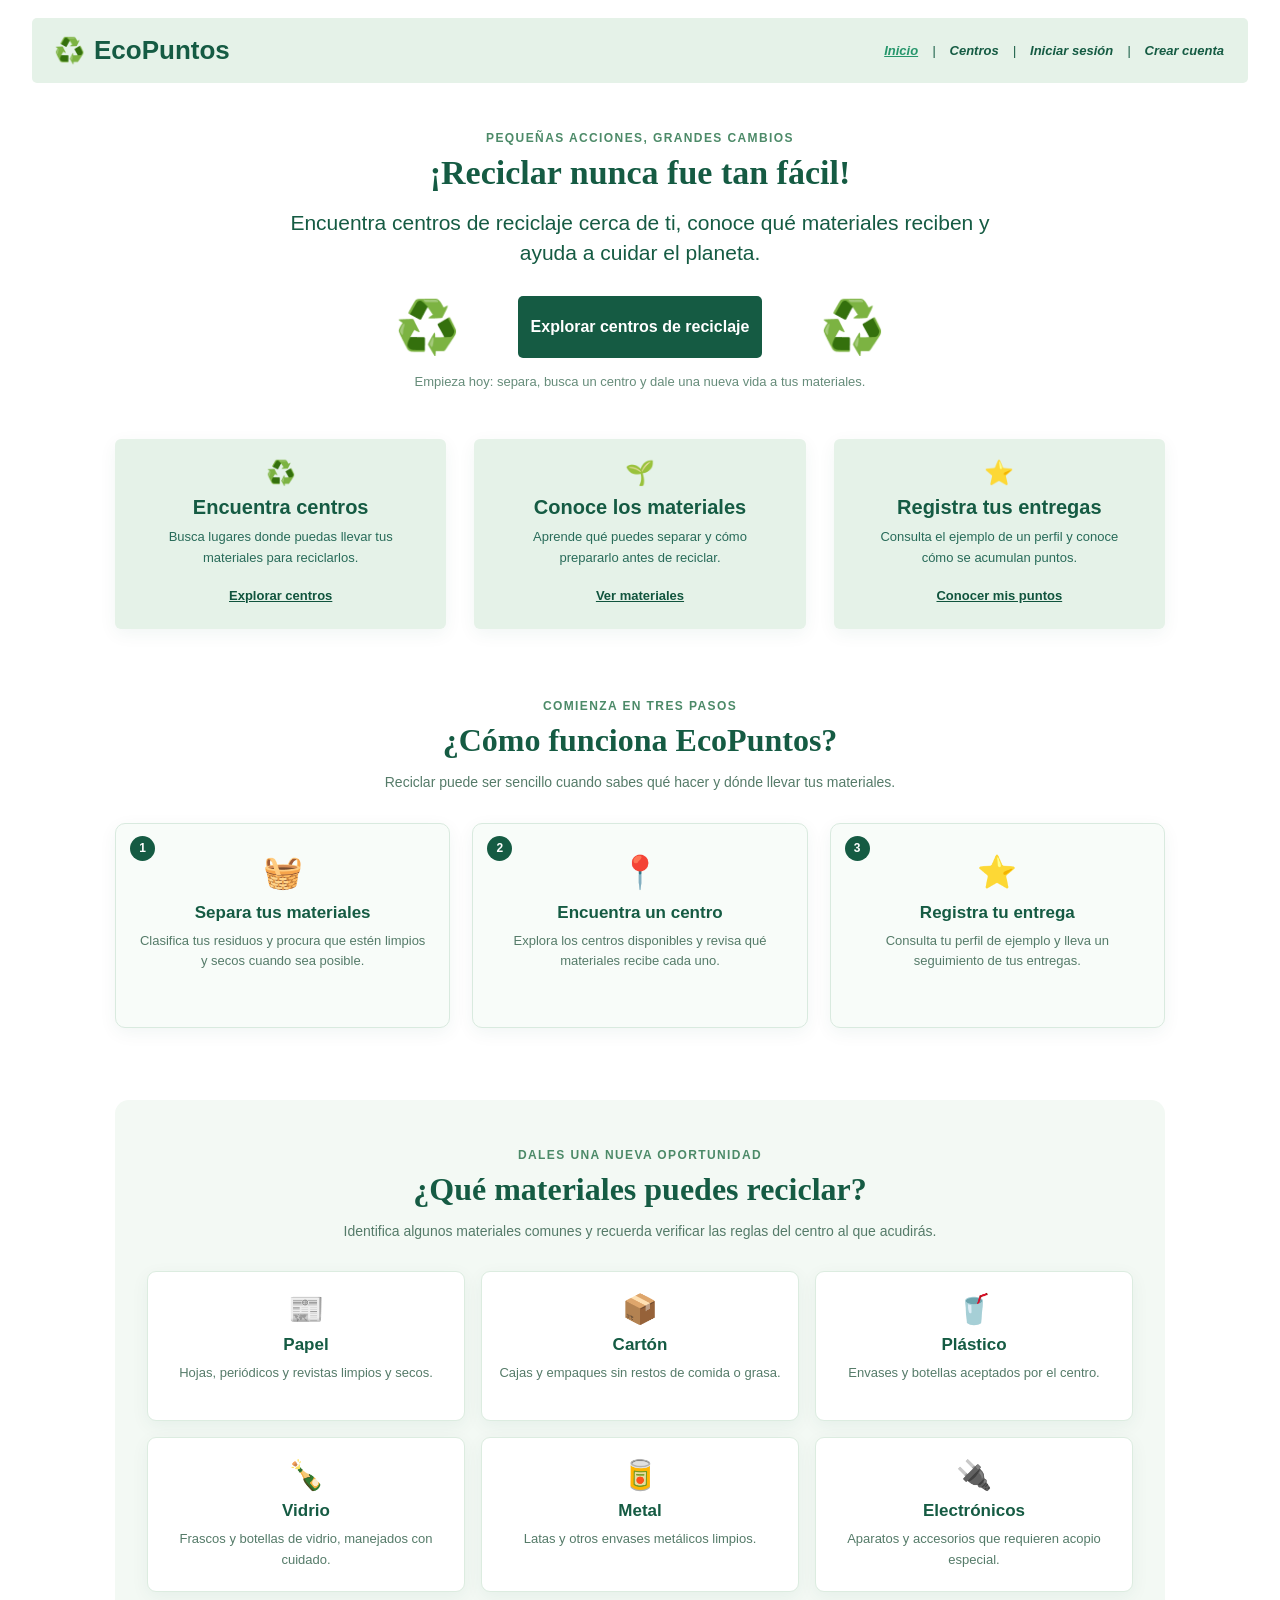
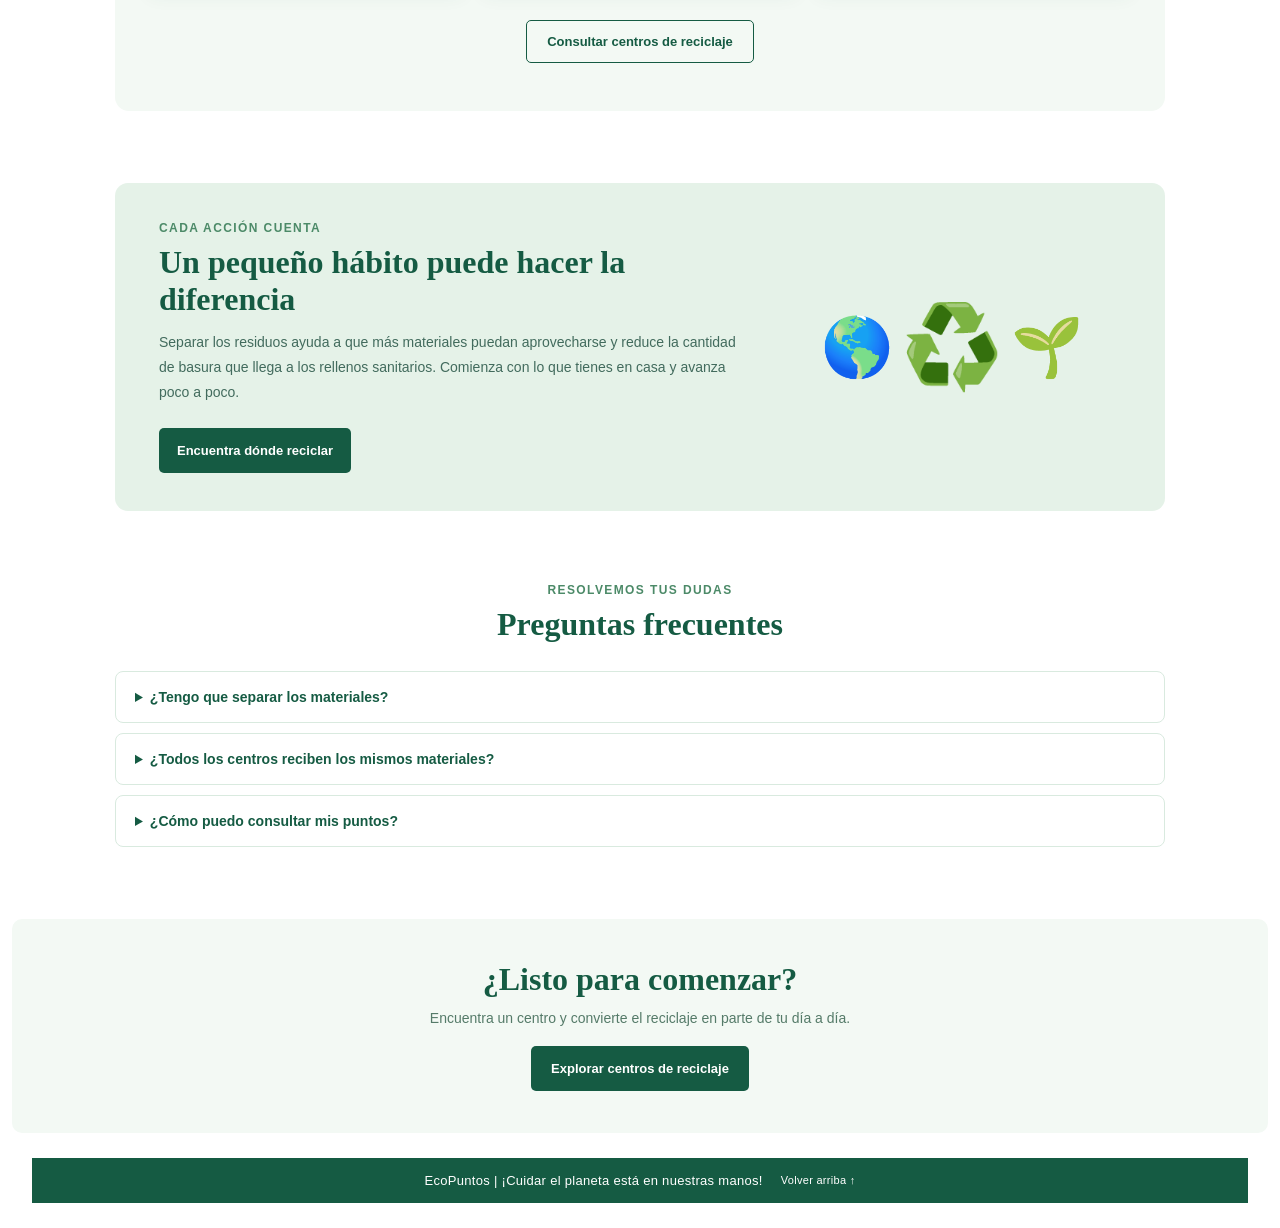
<file: index.html>
<!doctype html>
<html lang="es">
<head>
  <meta charset="utf-8">
  <meta name="viewport" content="width=device-width, initial-scale=1">
  <meta name="description" content="Encuentra centros de reciclaje, conoce los materiales y registra tus entregas en EcoPuntos.">
  <title>EcoPuntos | Reciclar nunca fue tan fácil</title>
  <link rel="stylesheet" href="css/styles.css">
  <link rel="stylesheet" href="css/componentes.css">
  <link rel="stylesheet" href="css/header-usuario.css">
  <script src="js/header-usuario.js" defer></script>
</head>
<body>
  <header class="site-header" id="inicio">
    <a class="brand" href="#inicio" aria-label="EcoPuntos, ir al inicio">
      <span class="brand-icon" aria-hidden="true">♻️</span><span>EcoPuntos</span>
    </a>
    <nav class="main-nav" aria-label="Navegación principal">
      <a href="#inicio" aria-current="page">Inicio</a><span aria-hidden="true">|</span>
      <a href="centros.html">Centros</a><span aria-hidden="true">|</span>
      <a href="login.html" class="nav-login">Iniciar sesión</a><span aria-hidden="true">|</span>
      <a href="registro.html">Crear cuenta</a>
    </nav>
  </header>

  <main>
    <section class="welcome" aria-labelledby="welcome-title">
      <p class="eyebrow">Pequeñas acciones, grandes cambios</p>
      <h1 id="welcome-title">¡Reciclar nunca fue tan fácil!</h1>
      <p class="welcome-text">Encuentra centros de reciclaje cerca de ti, conoce qué materiales reciben y ayuda a cuidar el planeta.</p>
      <div class="hero-action">
        <span class="decoration" aria-hidden="true">♻️</span>
        <a class="primary-button" href="centros.html">Explorar centros de reciclaje</a>
        <span class="decoration" aria-hidden="true">♻️</span>
      </div>
      <p class="hero-note">Empieza hoy: separa, busca un centro y dale una nueva vida a tus materiales.</p>
    </section>

    <section class="feature-grid" id="opciones" aria-label="Explora EcoPuntos">
      <article class="feature-card">
        <span class="feature-icon" aria-hidden="true">♻️</span>
        <h2>Encuentra centros</h2>
        <p>Busca lugares donde puedas llevar tus materiales para reciclarlos.</p>
        <a class="card-link" href="centros.html">Explorar centros</a>
      </article>
      <article class="feature-card">
        <span class="feature-icon" aria-hidden="true">🌱</span>
        <h2>Conoce los materiales</h2>
        <p>Aprende qué puedes separar y cómo prepararlo antes de reciclar.</p>
        <a class="card-link" href="#materiales">Ver materiales</a>
      </article>
      <article class="feature-card">
        <span class="feature-icon" aria-hidden="true">⭐</span>
        <h2>Registra tus entregas</h2>
        <p>Consulta el ejemplo de un perfil y conoce cómo se acumulan puntos.</p>
        <a class="card-link" href="perfil.html">Conocer mis puntos</a>
      </article>
    </section>

    <section class="how-section" aria-labelledby="how-title">
      <div class="section-heading">
        <p class="eyebrow">Comienza en tres pasos</p>
        <h2 id="how-title">¿Cómo funciona EcoPuntos?</h2>
        <p>Reciclar puede ser sencillo cuando sabes qué hacer y dónde llevar tus materiales.</p>
      </div>
      <div class="steps-grid">
        <article class="step-card">
          <span class="step-number">1</span><span class="step-icon" aria-hidden="true">🧺</span>
          <h3>Separa tus materiales</h3>
          <p>Clasifica tus residuos y procura que estén limpios y secos cuando sea posible.</p>
        </article>
        <article class="step-card">
          <span class="step-number">2</span><span class="step-icon" aria-hidden="true">📍</span>
          <h3>Encuentra un centro</h3>
          <p>Explora los centros disponibles y revisa qué materiales recibe cada uno.</p>
        </article>
        <article class="step-card">
          <span class="step-number">3</span><span class="step-icon" aria-hidden="true">⭐</span>
          <h3>Registra tu entrega</h3>
          <p>Consulta tu perfil de ejemplo y lleva un seguimiento de tus entregas.</p>
        </article>
      </div>
    </section>

    <section class="materials-section" id="materiales" aria-labelledby="materials-title">
      <div class="section-heading">
        <p class="eyebrow">Dales una nueva oportunidad</p>
        <h2 id="materials-title">¿Qué materiales puedes reciclar?</h2>
        <p>Identifica algunos materiales comunes y recuerda verificar las reglas del centro al que acudirás.</p>
      </div>
      <div class="materials-grid">
        <article class="material-card"><span aria-hidden="true">📰</span><h3>Papel</h3><p>Hojas, periódicos y revistas limpios y secos.</p></article>
        <article class="material-card"><span aria-hidden="true">📦</span><h3>Cartón</h3><p>Cajas y empaques sin restos de comida o grasa.</p></article>
        <article class="material-card"><span aria-hidden="true">🥤</span><h3>Plástico</h3><p>Envases y botellas aceptados por el centro.</p></article>
        <article class="material-card"><span aria-hidden="true">🍾</span><h3>Vidrio</h3><p>Frascos y botellas de vidrio, manejados con cuidado.</p></article>
        <article class="material-card"><span aria-hidden="true">🥫</span><h3>Metal</h3><p>Latas y otros envases metálicos limpios.</p></article>
        <article class="material-card"><span aria-hidden="true">🔌</span><h3>Electrónicos</h3><p>Aparatos y accesorios que requieren acopio especial.</p></article>
      </div>
      <div class="section-action"><a class="secondary-button" href="centros.html">Consultar centros de reciclaje</a></div>
    </section>

    <section class="impact-section" aria-labelledby="impact-title">
      <div class="impact-copy">
        <p class="eyebrow">Cada acción cuenta</p>
        <h2 id="impact-title">Un pequeño hábito puede hacer la diferencia</h2>
        <p>Separar los residuos ayuda a que más materiales puedan aprovecharse y reduce la cantidad de basura que llega a los rellenos sanitarios. Comienza con lo que tienes en casa y avanza poco a poco.</p>
        <a class="primary-button" href="centros.html">Encuentra dónde reciclar</a>
      </div>
      <div class="impact-illustration" aria-hidden="true">
        <span>🌎</span><span>♻️</span><span>🌱</span>
      </div>
    </section>

    <section class="faq-section" aria-labelledby="faq-title">
      <div class="section-heading">
        <p class="eyebrow">Resolvemos tus dudas</p>
        <h2 id="faq-title">Preguntas frecuentes</h2>
      </div>
      <details><summary>¿Tengo que separar los materiales?</summary><p>Sí. Separarlos por tipo facilita su manejo. Revisa también las indicaciones del centro de reciclaje.</p></details>
      <details><summary>¿Todos los centros reciben los mismos materiales?</summary><p>No necesariamente. Consulta la información de cada centro antes de llevar tus materiales.</p></details>
      <details><summary>¿Cómo puedo consultar mis puntos?</summary><p>Entra a la sección Mi perfil para ver el ejemplo de puntos y entregas de EcoPuntos.</p></details>
    </section>

    <section class="final-cta">
      <h2>¿Listo para comenzar?</h2>
      <p>Encuentra un centro y convierte el reciclaje en parte de tu día a día.</p>
      <a class="primary-button" href="centros.html">Explorar centros de reciclaje</a>
    </section>
  </main>

  <footer class="site-footer">
    <p>EcoPuntos | ¡Cuidar el planeta está en nuestras manos!</p>
    <a href="#inicio">Volver arriba ↑</a>
  </footer>

</body>
</html>
</file>
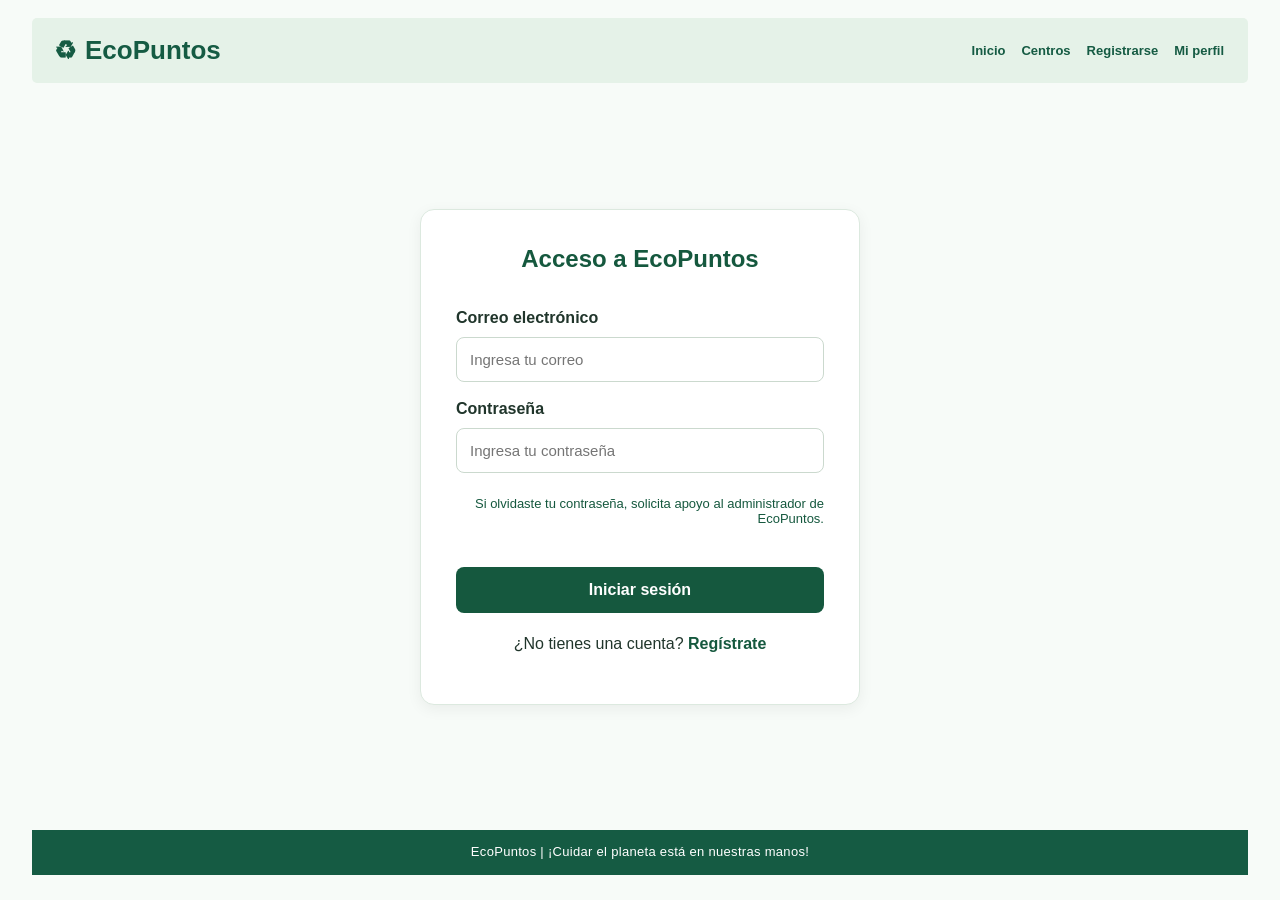
<file: admin.html>
<!doctype html>
<html lang="es">
<head>
  <meta charset="utf-8">
  <meta name="viewport" content="width=device-width, initial-scale=1">
  <meta name="description" content="Panel de administración de EcoPuntos.">
  <title>EcoPuntos | Panel de administración</title>
  <link rel="preconnect" href="https://fonts.googleapis.com">
  <link rel="preconnect" href="https://fonts.gstatic.com" crossorigin>
  <link rel="stylesheet" href="https://fonts.googleapis.com/css2?family=DM+Sans:wght@400;500;600;700&family=Manrope:wght@500;600;700;800&display=swap">
  <link rel="stylesheet" href="css/admin.css">
  <script src="js/centros-data.js" defer></script>
  <script src="js/admin.js" defer></script>
</head>
<body>
  <div class="admin-layout">
    <aside class="sidebar">
      <a class="brand" href="index.html"><span class="brand-icon">♻</span><span>EcoPuntos</span></a>
      <p class="sidebar-label">MENÚ PRINCIPAL</p>
      <nav class="side-nav" aria-label="Menú de administración">
        <a class="active" href="#resumen"><span>▦</span> Resumen</a>
        <a href="#centros"><span>⌖</span> Centros de reciclaje</a>
        <a href="#entregas"><span>♻</span> Entregas</a>
        <a href="#usuarios"><span>♙</span> Usuarios</a>
      </nav>
      <div class="sidebar-bottom">
        <div class="admin-profile"><div class="avatar">A</div><div><strong>Administrador</strong><small>Panel de control</small></div></div>
        <a class="back-link" href="index.html">← Volver al sitio</a>
      </div>
    </aside>

    <main class="main-content" id="resumen">
      <header class="topbar">
        <div><p class="breadcrumb">EcoPuntos / Administración</p><h1>Panel de administración</h1></div>
        <div class="topbar-right"><span class="status-dot"></span><span>Vista general</span><div class="top-avatar">A</div></div>
      </header>

      <section class="welcome-banner">
        <div><p class="eyebrow">CENTRO DE CONTROL</p><h2>¡Bienvenido, administrador!</h2><p>Desde aquí puedes supervisar la actividad de EcoPuntos y gestionar sus centros de reciclaje.</p></div>
        <div class="banner-art" aria-hidden="true">🌎<span>♻️</span></div>
      </section>

      <section class="stats-grid" aria-label="Resumen de EcoPuntos">
        <article class="stat-card"><div class="stat-icon green">⌖</div><p>Centros registrados</p><strong id="stat-centers">0</strong><small id="stat-active-centers">0 activos</small></article>
        <article class="stat-card"><div class="stat-icon blue">♻</div><p>Entregas registradas</p><strong id="stat-deliveries">0</strong><small>En este navegador</small></article>
        <article class="stat-card"><div class="stat-icon orange">♙</div><p>Usuarios registrados</p><strong id="stat-users">0</strong><small>Cuentas creadas</small></article>
        <article class="stat-card"><div class="stat-icon purple">✓</div><p>Materiales disponibles</p><strong id="stat-materials">6</strong><small>Tipos de materiales</small></article>
      </section>

      <section class="content-section" id="centros">
        <div class="section-heading"><div><p class="eyebrow">GESTIÓN</p><h2>Centros de reciclaje</h2><p>Administra los centros que aparecen en el catálogo público.</p></div><button class="primary-button" id="open-center-form" type="button">＋ Agregar centro</button></div>
        <div class="toolbar"><label class="search-box">⌕ <input id="center-search" type="search" placeholder="Buscar centro por nombre o ubicación"></label><span class="muted" id="center-count">0 centros</span></div>
        <div class="table-wrap"><table><thead><tr><th>Centro</th><th>Ubicación</th><th>Dirección</th><th>Horario</th><th>Materiales</th><th>Estado</th><th>Acción</th></tr></thead><tbody id="centers-table"></tbody></table></div>
        <div class="empty-state" id="centers-empty" role="status" hidden><span class="empty-state-icon" aria-hidden="true">⌕</span><strong>No hay centros para mostrar</strong><p>Cuando se registren centros, aparecerán en esta sección.</p></div>
      </section>

      <section class="content-section" id="entregas">
        <div class="section-heading"><div><p class="eyebrow">ACTIVIDAD RECIENTE</p><h2>Últimas entregas</h2><p>Consulta los registros realizados por los usuarios.</p></div><span class="section-tag">Actualizado desde el navegador</span></div>
        <div class="table-wrap"><table><thead><tr><th>Usuario</th><th>Centro</th><th>Material</th><th>Cantidad</th><th>Fecha</th></tr></thead><tbody id="deliveries-table"></tbody></table></div>
        <div class="empty-state" id="deliveries-empty" role="status" hidden><span class="empty-state-icon" aria-hidden="true">♻</span><strong>Aún no hay entregas registradas</strong><p>Las entregas realizadas por los usuarios aparecerán aquí.</p></div>
      </section>

      <section class="content-section" id="usuarios">
        <div class="section-heading"><div><p class="eyebrow">COMUNIDAD</p><h2>Usuarios registrados</h2><p>Personas que han creado una cuenta en EcoPuntos.</p></div></div>
        <div class="users-grid" id="users-grid"></div>
        <div class="empty-state" id="users-empty" role="status" hidden><span class="empty-state-icon" aria-hidden="true">♙</span><strong>Aún no hay usuarios registrados</strong><p>Cuando alguien cree una cuenta en EcoPuntos, sus datos aparecerán aquí.</p></div>
      </section>

      <footer class="admin-footer">EcoPuntos · Panel de administración · Proyecto académico</footer>
    </main>
  </div>

  <dialog class="center-dialog" id="center-dialog">
    <form id="center-form" method="dialog">
      <div class="dialog-heading"><div><p class="eyebrow">GESTIÓN DE CENTROS</p><h2 id="dialog-title">Agregar centro</h2></div><button class="close-button" id="close-center-form" type="button" aria-label="Cerrar">×</button></div>
      <label>Nombre del centro<input id="center-name" required maxlength="70" placeholder="Ej. Centro de reciclaje"></label>
      <label>Ubicación general<input id="center-location" required maxlength="100" placeholder="Ej. Monterrey, Nuevo León"></label>
      <label>Dirección completa<input id="center-address" maxlength="180" placeholder="Calle, número, colonia y código postal"></label>
      <label>Horario de atención<input id="center-schedule" maxlength="120" placeholder="Ej. Lunes a viernes, 9:00 a 18:00"></label>
      <label>Descripción<textarea id="center-description" rows="3" placeholder="Describe brevemente el centro"></textarea></label>
      <fieldset><legend>Materiales que recibe</legend>
        <div class="material-options">
          <label><input type="checkbox" value="plastico"> Plástico</label><label><input type="checkbox" value="papel"> Papel</label>
          <label><input type="checkbox" value="carton"> Cartón</label><label><input type="checkbox" value="vidrio"> Vidrio</label>
          <label><input type="checkbox" value="metal"> Metal</label><label><input type="checkbox" value="electronicos"> Electrónicos</label>
        </div>
      </fieldset>
      <p class="form-message" id="center-form-message" role="status"></p>
      <div class="dialog-actions"><button class="secondary-button" id="cancel-center-form" type="button">Cancelar</button><button class="primary-button" id="save-center" type="submit">Guardar centro</button></div>
    </form>
  </dialog>
</body>
</html>
</file>
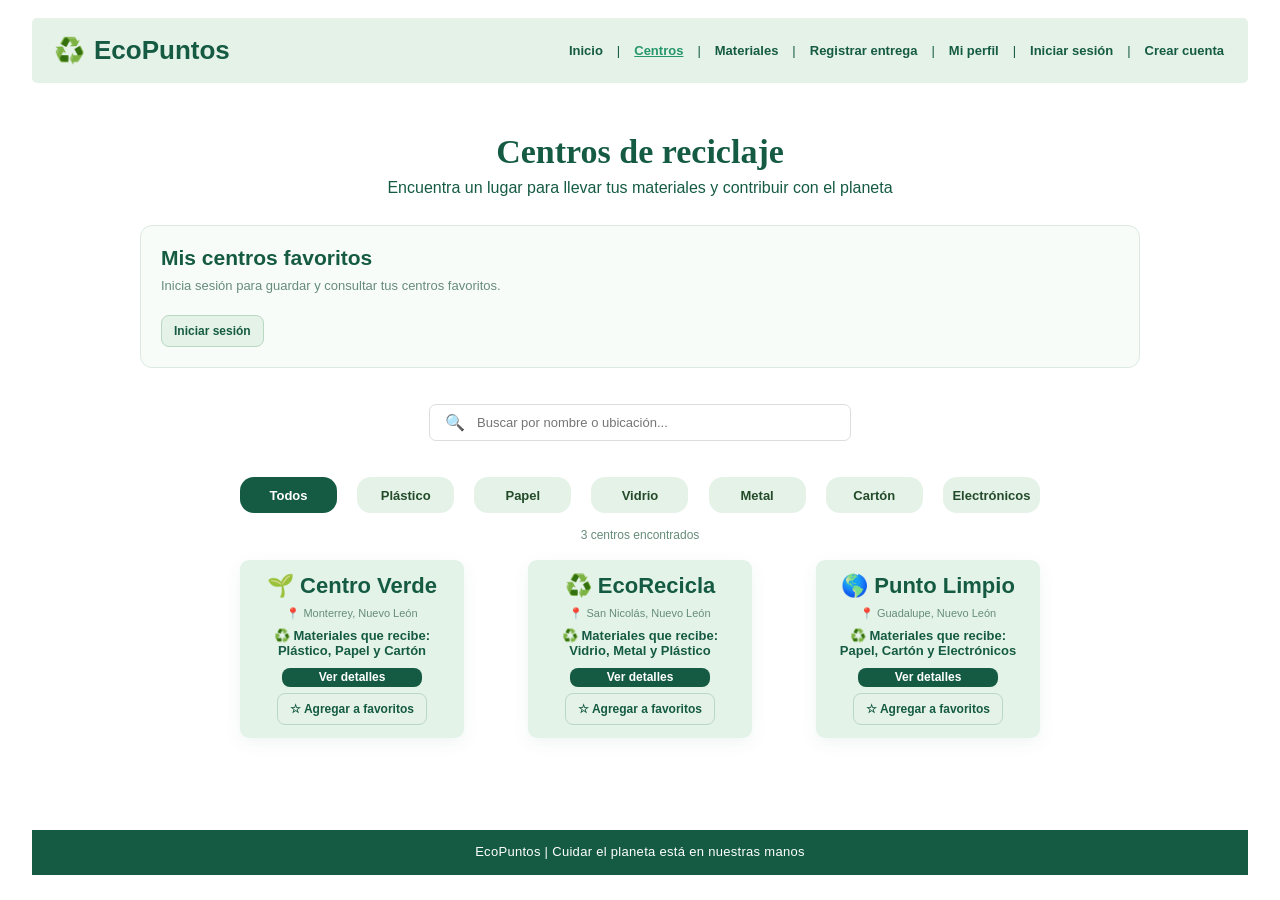
<file: centros.html>
<!doctype html>
<html lang="es">
<head>
  <meta charset="utf-8">
  <meta name="viewport" content="width=device-width, initial-scale=1">
  <meta name="description" content="Consulta centros de reciclaje y los materiales que reciben.">
  <title>Centros de reciclaje | EcoPuntos</title>
  <link rel="stylesheet" href="css/centros.css">
  <link rel="stylesheet" href="css/componentes.css">
  <script src="js/centros-data.js" defer></script>
  <script src="js/centros.js" defer></script>
  <link rel="stylesheet" href="css/header-usuario.css">
  <script src="js/header-usuario.js" defer></script>
</head>
<body>
  <header class="site-header">
    <a class="brand" href="index.html" aria-label="EcoPuntos, ir al inicio">
      <span class="brand-icon" aria-hidden="true">♻️</span>
      <span>EcoPuntos</span>
    </a>

    <nav class="main-nav" aria-label="Navegación principal">
      <a href="index.html">Inicio</a>
      <span aria-hidden="true">|</span>
      <a href="centros.html" aria-current="page">Centros</a>
      <span aria-hidden="true">|</span>
      <a href="materiales.html">Materiales</a>
      <span aria-hidden="true">|</span>
      <a href="registro-entregas.html">Registrar entrega</a><span aria-hidden="true">|</span>
      <a href="perfil.html">Mi perfil</a><span aria-hidden="true">|</span>
      <a href="login.html">Iniciar sesión</a><span aria-hidden="true">|</span>
      <a href="registro.html">Crear cuenta</a>
    </nav>
  </header>

  <main>
    <section class="page-heading" aria-labelledby="page-title">
      <h1 id="page-title">Centros de reciclaje</h1>
      <p>Encuentra un lugar para llevar tus materiales y contribuir con el planeta</p>
    </section>

    <section class="favorites-section" aria-labelledby="favorites-title">
      <h2 id="favorites-title">Mis centros favoritos</h2>
      <p id="favorites-message" role="status" aria-live="polite">Inicia sesión para guardar y consultar tus centros favoritos.</p>
      <div class="favorites-grid" id="favorites-grid"></div>
    </section>

    <section class="centers-search" aria-label="Buscar centros de reciclaje">
      <label class="search-box" for="search-centers">
        <span aria-hidden="true">🔍</span>
        <input
          id="search-centers"
          type="search"
          placeholder="Buscar por nombre o ubicación..."
          autocomplete="off"
        >
      </label>

      <div class="filter-buttons" role="group" aria-label="Filtrar por material">
        <button class="filter-button active" type="button" data-filter="todos" aria-pressed="true">Todos</button>
        <button class="filter-button" type="button" data-filter="plastico" aria-pressed="false">Plástico</button>
        <button class="filter-button" type="button" data-filter="papel" aria-pressed="false">Papel</button>
        <button class="filter-button" type="button" data-filter="vidrio" aria-pressed="false">Vidrio</button>
        <button class="filter-button" type="button" data-filter="metal" aria-pressed="false">Metal</button>
        <button class="filter-button" type="button" data-filter="carton" aria-pressed="false">Cartón</button>
        <button class="filter-button" type="button" data-filter="electronicos" aria-pressed="false">Electrónicos</button>
      </div>

      <p class="results-message" id="results-message" aria-live="polite"></p>

      <p class="centers-feedback" id="centers-feedback" role="status" aria-live="polite"></p>
      <div class="centers-grid" id="centers-grid">
        <!-- Las tarjetas se generan desde js/centros.js con los datos de js/centros-data.js -->
      </div>
    </section>
  </main>

  <dialog class="center-edit-dialog" id="center-edit-dialog"><form id="center-edit-form"><h2>Editar centro</h2><label for="center-name">Nombre</label><input id="center-name" name="name" maxlength="70" required><label for="center-location">Ubicación</label><input id="center-location" name="location" maxlength="100" required><label for="center-icon">Ícono</label><input id="center-icon" name="icon" maxlength="8" required><fieldset class="center-material-options"><legend>Materiales que recibe</legend><label><input type="checkbox" name="materials" value="plastico"> Plástico</label><label><input type="checkbox" name="materials" value="papel"> Papel</label><label><input type="checkbox" name="materials" value="carton"> Cartón</label><label><input type="checkbox" name="materials" value="vidrio"> Vidrio</label><label><input type="checkbox" name="materials" value="metal"> Metal</label><label><input type="checkbox" name="materials" value="electronicos"> Electrónicos</label></fieldset><label for="center-description">Descripción</label><textarea id="center-description" name="description" rows="3" maxlength="300" required></textarea><p id="center-edit-error" role="alert"></p><div class="center-edit-actions"><button type="button" id="cancel-center-edit">Cancelar</button><button type="submit">Guardar cambios</button></div></form></dialog>
  <footer class="site-footer">
    <p>EcoPuntos | Cuidar el planeta está en nuestras manos</p>
  </footer>
</body>
</html>
</file>
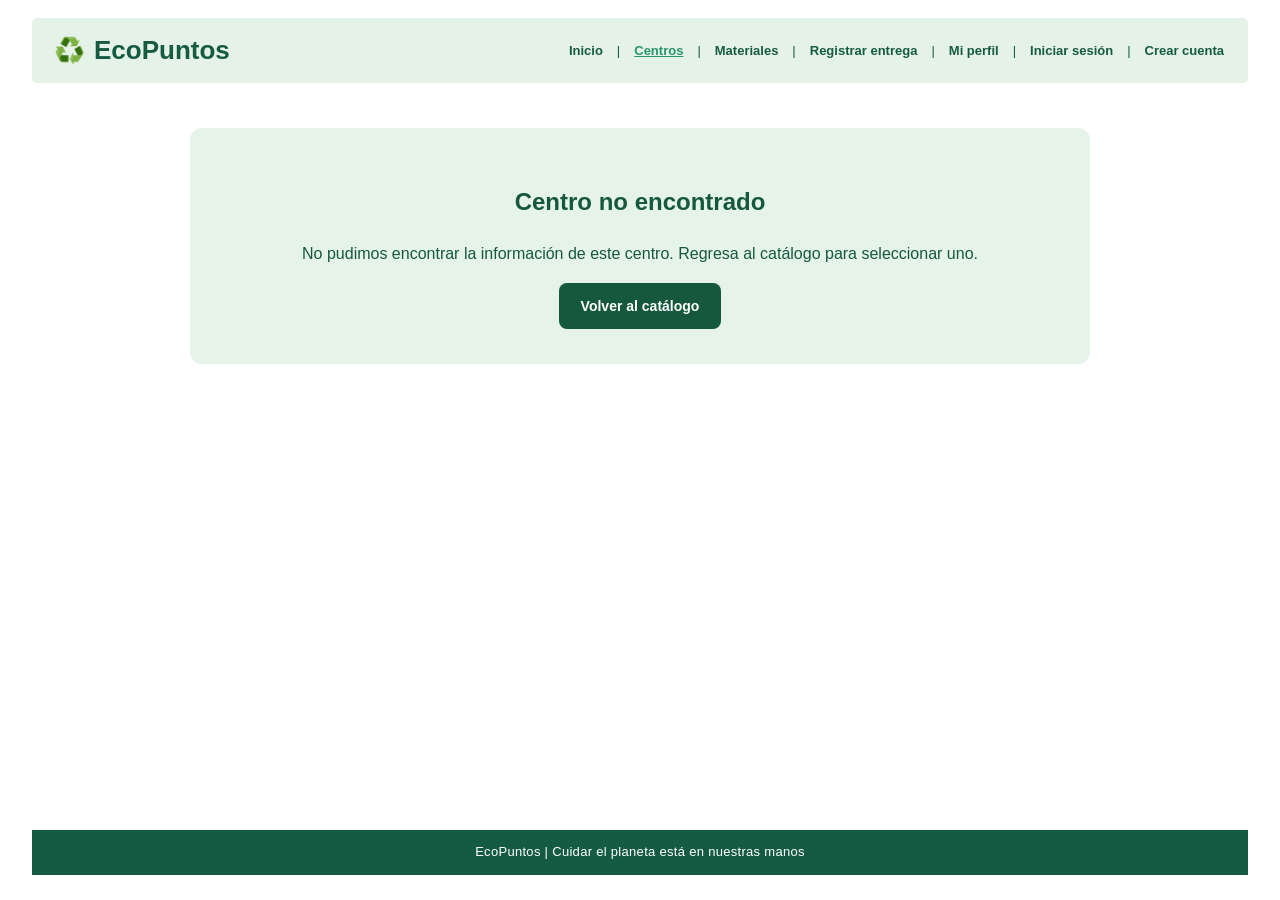
<file: detalle-centro.html>
<!doctype html>
<html lang="es">
<head>
  <meta charset="utf-8">
  <meta name="viewport" content="width=device-width, initial-scale=1">
  <meta name="description" content="Conoce los detalles de los centros de reciclaje de EcoPuntos.">
  <title>Detalle del centro | EcoPuntos</title>

  <link rel="stylesheet" href="css/detalle-centro.css">
  <link rel="stylesheet" href="css/componentes.css">

  <script src="js/centros-data.js" defer></script>
  <script src="js/detalle-centro.js" defer></script>
  <link rel="stylesheet" href="css/header-usuario.css">
  <script src="js/header-usuario.js" defer></script>
</head>
<body>
  <header class="site-header">
    <a class="brand" href="index.html" aria-label="EcoPuntos, ir al inicio">
      <span class="brand-icon" aria-hidden="true">♻️</span>
      <span>EcoPuntos</span>
    </a>

    <nav class="main-nav" aria-label="Navegación principal">
      <a href="index.html">Inicio</a>
      <span aria-hidden="true">|</span>
      <a href="centros.html" aria-current="page">Centros</a>
      <span aria-hidden="true">|</span>
      <a href="materiales.html">Materiales</a>
      <span aria-hidden="true">|</span>
      <a href="registro-entregas.html">Registrar entrega</a><span aria-hidden="true">|</span>
      <a href="perfil.html">Mi perfil</a><span aria-hidden="true">|</span>
      <a href="login.html">Iniciar sesión</a><span aria-hidden="true">|</span>
      <a href="registro.html">Crear cuenta</a>
    </nav>
  </header>

  <main class="detail-main">
    <section class="detail-container" id="center-detail" aria-live="polite">
      <p class="loading-message">Cargando información del centro...</p>
    </section>
  </main>

  <footer class="site-footer">
    <p>EcoPuntos | Cuidar el planeta está en nuestras manos</p>
  </footer>
</body>
</html>
</file>
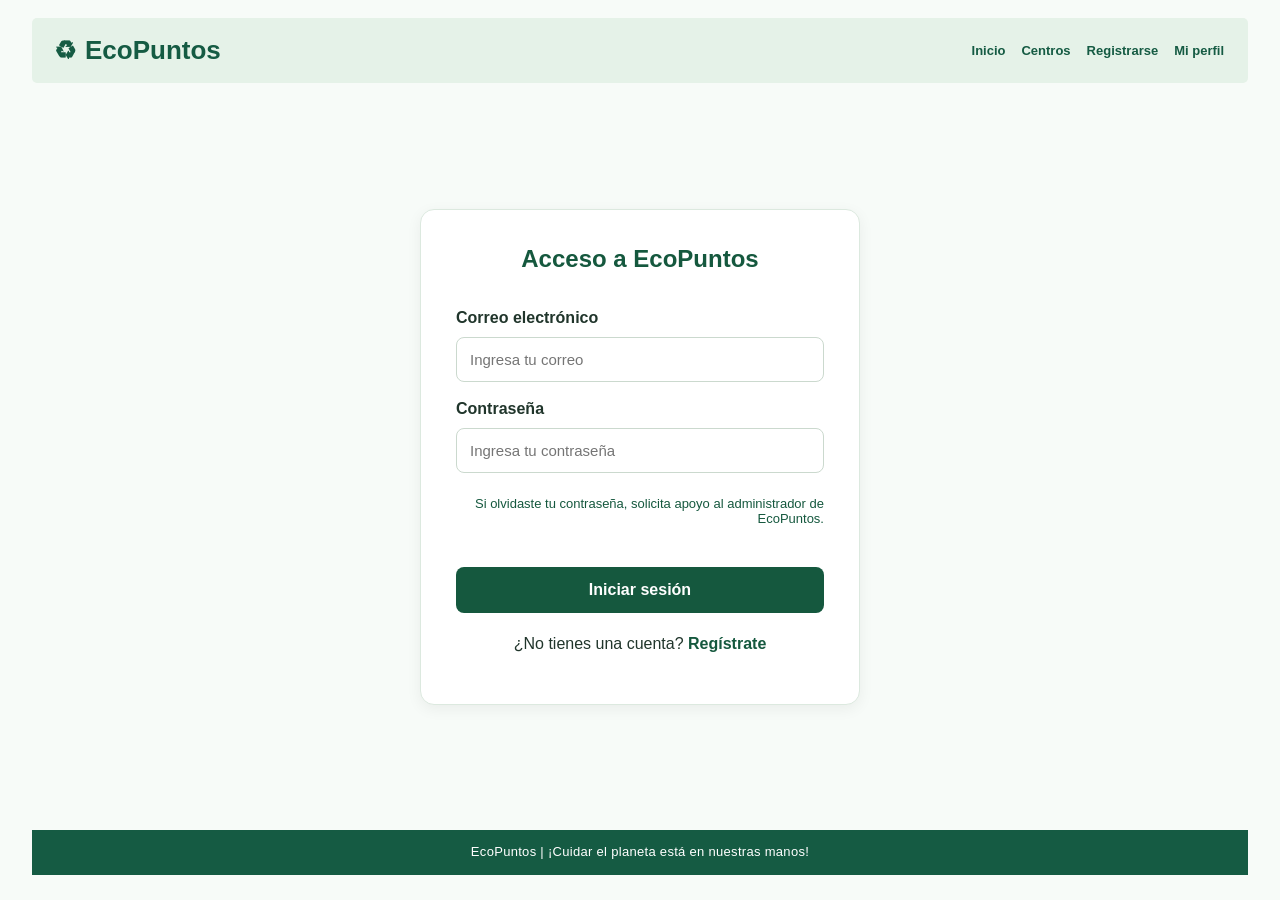
<file: historial.html>
<!DOCTYPE html>
<html lang="es">
<head>
    <meta charset="UTF-8">
    <meta name="viewport" content="width=device-width, initial-scale=1.0">
    <meta name="description" content="Consulta tu historial de entregas en EcoPuntos.">
    <title>Historial de entregas | EcoPuntos</title>

    <link rel="stylesheet" href="css/styles.css">
    <link rel="stylesheet" href="css/historial.css">
    <link rel="stylesheet" href="css/componentes.css">
    <link rel="stylesheet" href="css/header-usuario.css">

    <script src="js/centros-data.js" defer></script>
    <script src="js/historial.js" defer></script>
    <script src="js/header-usuario.js" defer></script>
</head>
<body>

    <!-- Encabezado compartido -->
    <header class="site-header">
        <a href="index.html" class="brand">EcoPuntos</a>

        <nav class="main-nav" aria-label="Navegación principal">
            <a href="index.html">Inicio</a>
            <a href="centros.html">Centros</a>
            <a href="materiales.html">Materiales</a>
            <a href="perfil.html">Mi perfil</a>
            <a href="registro-entregas.html">Registrar entrega</a>
            <a href="historial.html" aria-current="page">Historial</a>
            <a href="login.html" id="cerrar-sesion">Cerrar sesión</a>
        </nav>
    </header>

    <main class="page-container">

        <section class="intro-section">
            <span class="intro-icon" aria-hidden="true">📋</span>
            <h1>Mi historial de entregas</h1>
            <p>
                Consulta tus entregas registradas y revisa tu contribución
                al cuidado del planeta.
            </p>
        </section>

        <section class="history-card">

            <div class="history-heading">
                <h2>Mis entregas</h2>
                <p id="total-entregas">0 entregas registradas</p>
            </div>

            <div class="search-group">
                <label for="buscador-entregas">Buscar una entrega</label>
                <input
                    type="search"
                    id="buscador-entregas"
                    placeholder="Busca por material, centro o fecha..."
                >
            </div>

            <section class="history-filters" aria-label="Filtros del historial">
                <h3>Filtrar entregas</h3>

                <div class="filter-fields">
                    <div>
                        <label for="filtro-material">Material</label>
                        <select id="filtro-material">
                            <option value="">Todos los materiales</option>
                            <option value="plastico">Plástico</option>
                            <option value="papel">Papel</option>
                            <option value="carton">Cartón</option>
                            <option value="vidrio">Vidrio</option>
                            <option value="metal">Metal</option>
                            <option value="electronicos">Electrónicos</option>
                        </select>
                    </div>

                    <div>
                        <label for="filtro-desde">Desde</label>
                        <input type="date" id="filtro-desde">
                    </div>

                    <div>
                        <label for="filtro-hasta">Hasta</label>
                        <input type="date" id="filtro-hasta">
                    </div>
                </div>

                <button type="button" id="limpiar-filtros" class="clear-filters">
                    Limpiar filtros
                </button>
            </section>

            <div id="lista-entregas" class="delivery-list"></div>

            <dialog id="editar-entrega-dialog" class="history-edit-dialog">
                <form id="editar-entrega-form">

                    <div class="edit-dialog-heading">
                        <div>
                            <p class="edit-eyebrow">MI HISTORIAL</p>
                            <h2>Editar entrega</h2>
                        </div>

                        <button
                            type="button"
                            id="cerrar-editor"
                            class="edit-close"
                            aria-label="Cerrar"
                        >×</button>
                    </div>

                    <label for="editar-centro">Centro de reciclaje</label>
                    <select id="editar-centro" required></select>

                    <label for="editar-material">Material</label>
                    <select id="editar-material" required></select>

                    <div class="edit-fields">
                        <div>
                            <label for="editar-cantidad">Cantidad</label>
                            <input
                                id="editar-cantidad"
                                type="number"
                                min="0.01"
                                step="0.01"
                                required
                            >
                        </div>

                        <div>
                            <label for="editar-unidad">Unidad</label>
                            <select id="editar-unidad">
                                <option value="kg">Kilogramos</option>
                                <option value="piezas">Piezas</option>
                            </select>
                        </div>
                    </div>

                    <label for="editar-fecha">Fecha</label>
                    <input type="date" id="editar-fecha" required>

                    <label for="editar-observaciones">Observaciones</label>
                    <textarea
                        id="editar-observaciones"
                        rows="3"
                        maxlength="300"
                    ></textarea>

                    <p id="editar-error" class="edit-error" role="alert"></p>

                    <div class="edit-actions">
                        <button type="button" id="cancelar-edicion" class="edit-cancel">
                            Cancelar
                        </button>

                        <button type="submit" class="edit-save">
                            Guardar cambios
                        </button>
                    </div>

                </form>
            </dialog>

            <p id="mensaje-vacio" class="empty-message" hidden>
                Todavía no tienes entregas registradas.
            </p>

            <p id="mensaje-sin-resultados" class="empty-message" hidden>
                No se encontraron entregas con esa búsqueda.
            </p>

        </section>

        <div class="back-link">
            <a href="registro-entregas.html">+ Registrar una nueva entrega</a>
        </div>

    </main>

    <!-- Pie de página compartido -->
    <footer class="site-footer">
        <p>© 2026 EcoPuntos | Cuidar el planeta está en tus manos.</p>
    </footer>

</body>
</html>
</file>
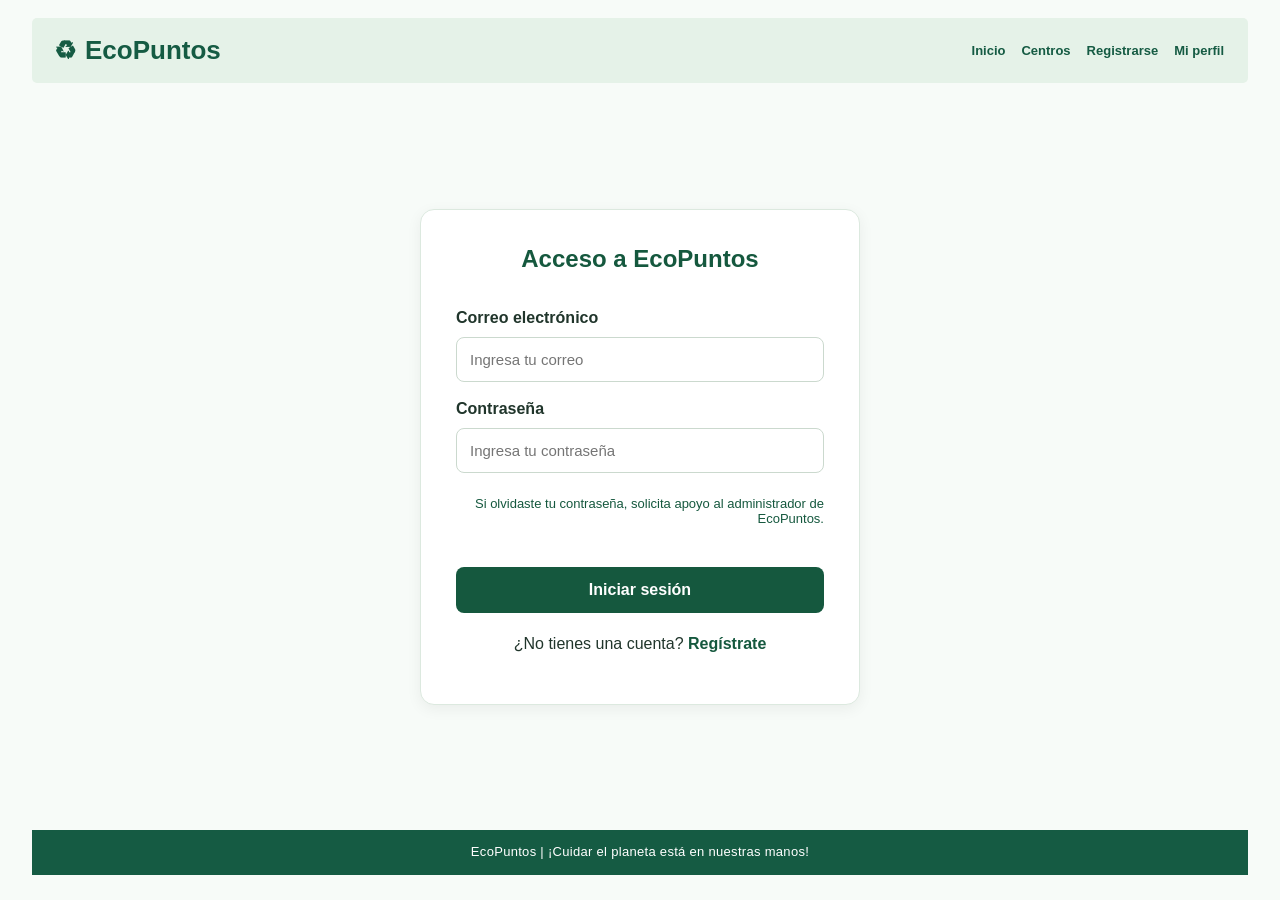
<file: login.html>
<!DOCTYPE html>
<html lang="es">
<head>
    <meta charset="UTF-8">
    <meta name="viewport" content="width=device-width, initial-scale=1.0">
    <title>Iniciar sesión | EcoPuntos</title>

    <link rel="stylesheet" href="css/auth.css">
    <link rel="stylesheet" href="css/componentes.css">
    <link rel="stylesheet" href="css/header-usuario.css">

    <script src="js/header-usuario.js" defer></script>
</head>
<body>

    <!-- Encabezado compartido -->
    <header class="site-header">
        <a href="index.html" class="brand">
            <span class="brand-icon">♻</span>
            EcoPuntos
        </a>

        <nav class="main-nav" aria-label="Navegación principal">
            <a href="index.html">Inicio</a>
            <a href="centros.html">Centros</a>
            <a href="registro.html">Registrarse</a>
            <a href="perfil.html">Mi perfil</a>
        </nav>
    </header>

    <main class="contenedor">
        <section class="formulario">
            <h1>Acceso a EcoPuntos</h1>

            <form id="form-login" novalidate>

                <label for="correo">Correo electrónico</label>
                <input
                    type="email"
                    id="correo"
                    name="correo"
                    placeholder="Ingresa tu correo"
                    autocomplete="email"
                    spellcheck="false"
                    required
                >

                <label for="contrasena">Contraseña</label>
                <input
                    type="password"
                    id="contrasena"
                    name="contrasena"
                    placeholder="Ingresa tu contraseña"
                    autocomplete="current-password"
                    required
                >

                <p class="recuperar">Si olvidaste tu contraseña, solicita apoyo al administrador de EcoPuntos.</p>

                <button type="submit">Iniciar sesión</button>

                <p
                    id="mensaje"
                    class="mensaje"
                    role="status"
                    aria-live="polite"
                ></p>

            </form>

            <p class="enlace-registro">
                ¿No tienes una cuenta?
                <a href="registro.html">Regístrate</a>
            </p>
        </section>
    </main>

    <!-- Pie de página compartido -->
    <footer class="site-footer">
        <p>EcoPuntos | ¡Cuidar el planeta está en nuestras manos!</p>
    </footer>

    <script src="js/auth.js"></script>

</body>
</html>
</file>
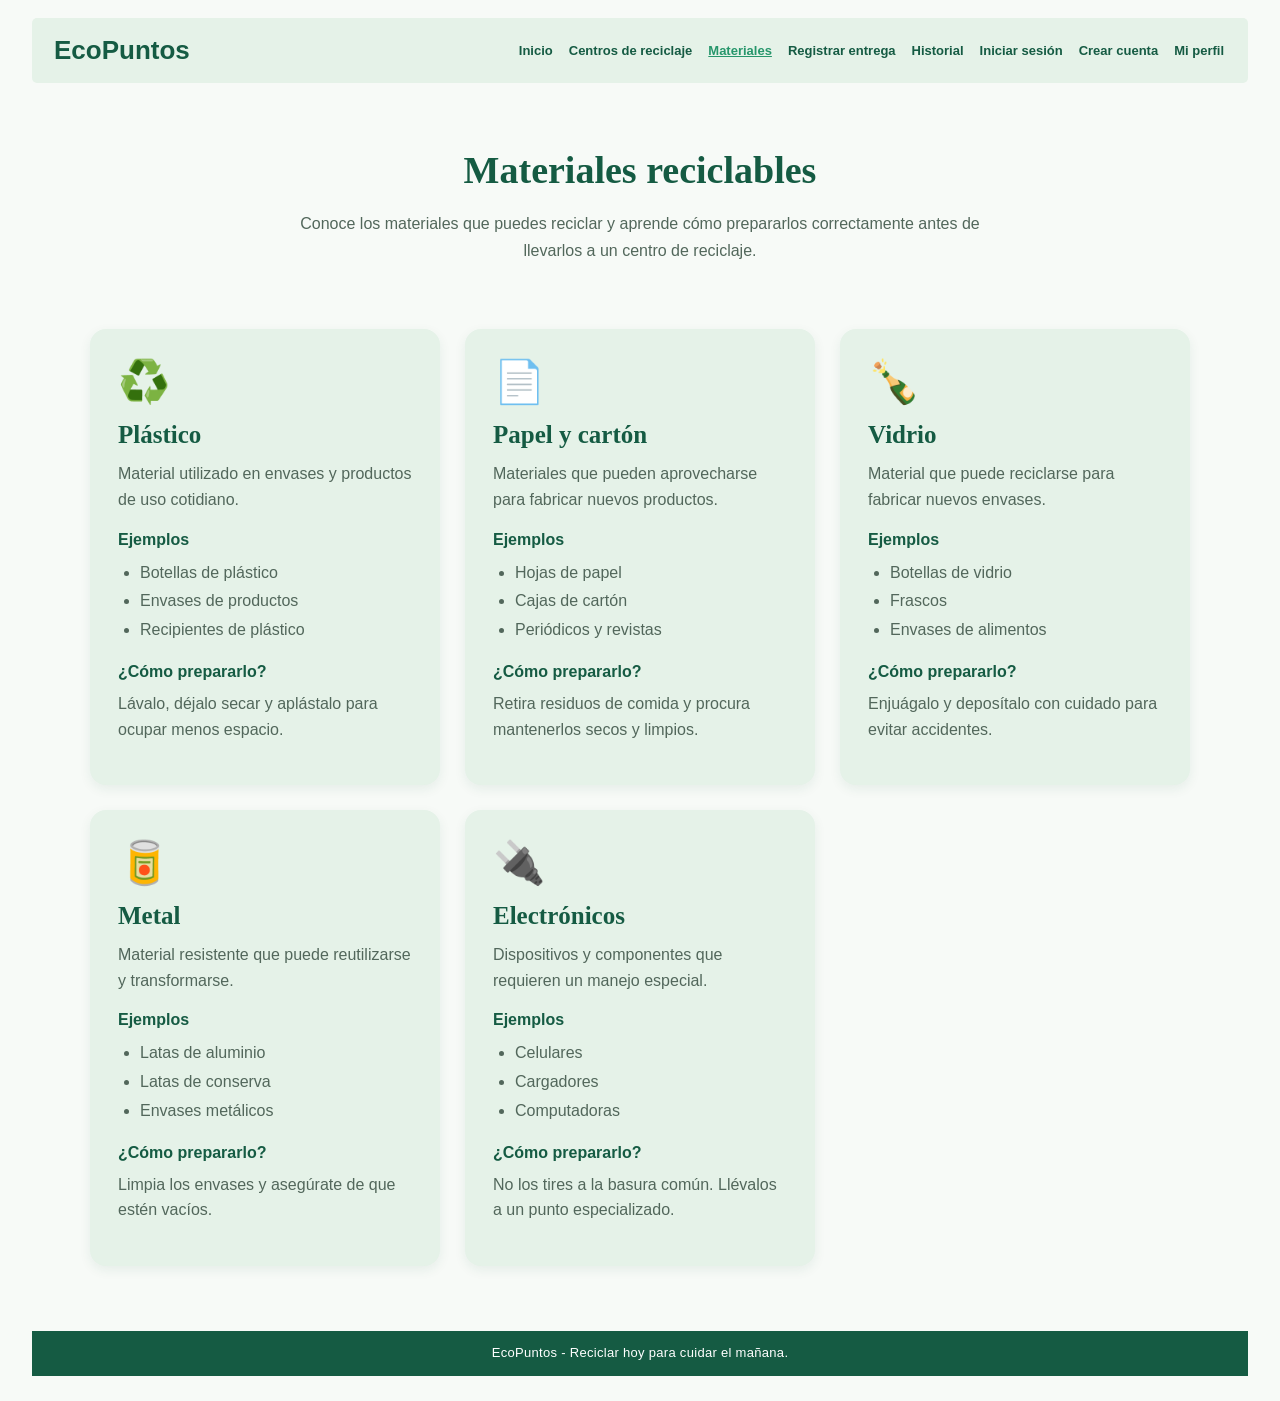
<file: materiales.html>
<!DOCTYPE html>
<html lang="es">
<head>
    <meta charset="UTF-8">
    <meta name="viewport" content="width=device-width, initial-scale=1.0">
    <title>Materiales reciclables | EcoPuntos</title>

    <link rel="stylesheet" href="css/materiales.css">
    <link rel="stylesheet" href="css/componentes.css">
    <link rel="stylesheet" href="css/header-usuario.css">

    <script src="js/header-usuario.js" defer></script>
</head>
<body>

    <!-- Encabezado compartido -->
    <header class="site-header">
        <a href="index.html" class="brand" aria-label="EcoPuntos, ir al inicio">EcoPuntos</a>

        <nav class="main-nav" aria-label="Navegación principal">
            <a href="index.html">Inicio</a>
            <a href="centros.html">Centros de reciclaje</a>
            <a href="materiales.html" aria-current="page">Materiales</a>
            <a href="registro-entregas.html">Registrar entrega</a>
            <a href="historial.html">Historial</a>
            <a href="login.html">Iniciar sesión</a>
            <a href="registro.html">Crear cuenta</a>
            <a href="perfil.html">Mi perfil</a>
        </nav>
    </header>

    <main>
        <section class="materials-intro">
            <h1>Materiales reciclables</h1>
            <p>
                Conoce los materiales que puedes reciclar y aprende
                cómo prepararlos correctamente antes de llevarlos
                a un centro de reciclaje.
            </p>
        </section>

        <section class="materials-container">

            <article class="material-card">
                <div class="material-icon">♻️</div>
                <h2>Plástico</h2>
                <p>Material utilizado en envases y productos de uso cotidiano.</p>
                <h3>Ejemplos</h3>
                <ul>
                    <li>Botellas de plástico</li>
                    <li>Envases de productos</li>
                    <li>Recipientes de plástico</li>
                </ul>
                <h3>¿Cómo prepararlo?</h3>
                <p>Lávalo, déjalo secar y aplástalo para ocupar menos espacio.</p>
            </article>

            <article class="material-card">
                <div class="material-icon">📄</div>
                <h2>Papel y cartón</h2>
                <p>Materiales que pueden aprovecharse para fabricar nuevos productos.</p>
                <h3>Ejemplos</h3>
                <ul>
                    <li>Hojas de papel</li>
                    <li>Cajas de cartón</li>
                    <li>Periódicos y revistas</li>
                </ul>
                <h3>¿Cómo prepararlo?</h3>
                <p>Retira residuos de comida y procura mantenerlos secos y limpios.</p>
            </article>

            <article class="material-card">
                <div class="material-icon">🍾</div>
                <h2>Vidrio</h2>
                <p>Material que puede reciclarse para fabricar nuevos envases.</p>
                <h3>Ejemplos</h3>
                <ul>
                    <li>Botellas de vidrio</li>
                    <li>Frascos</li>
                    <li>Envases de alimentos</li>
                </ul>
                <h3>¿Cómo prepararlo?</h3>
                <p>Enjuágalo y deposítalo con cuidado para evitar accidentes.</p>
            </article>

            <article class="material-card">
                <div class="material-icon">🥫</div>
                <h2>Metal</h2>
                <p>Material resistente que puede reutilizarse y transformarse.</p>
                <h3>Ejemplos</h3>
                <ul>
                    <li>Latas de aluminio</li>
                    <li>Latas de conserva</li>
                    <li>Envases metálicos</li>
                </ul>
                <h3>¿Cómo prepararlo?</h3>
                <p>Limpia los envases y asegúrate de que estén vacíos.</p>
            </article>

            <article class="material-card">
                <div class="material-icon">🔌</div>
                <h2>Electrónicos</h2>
                <p>Dispositivos y componentes que requieren un manejo especial.</p>
                <h3>Ejemplos</h3>
                <ul>
                    <li>Celulares</li>
                    <li>Cargadores</li>
                    <li>Computadoras</li>
                </ul>
                <h3>¿Cómo prepararlo?</h3>
                <p>No los tires a la basura común. Llévalos a un punto especializado.</p>
            </article>

        </section>
    </main>

    <!-- Pie de página compartido -->
    <footer class="site-footer">
        <p>EcoPuntos - Reciclar hoy para cuidar el mañana.</p>
    </footer>

</body>
</html>
</file>
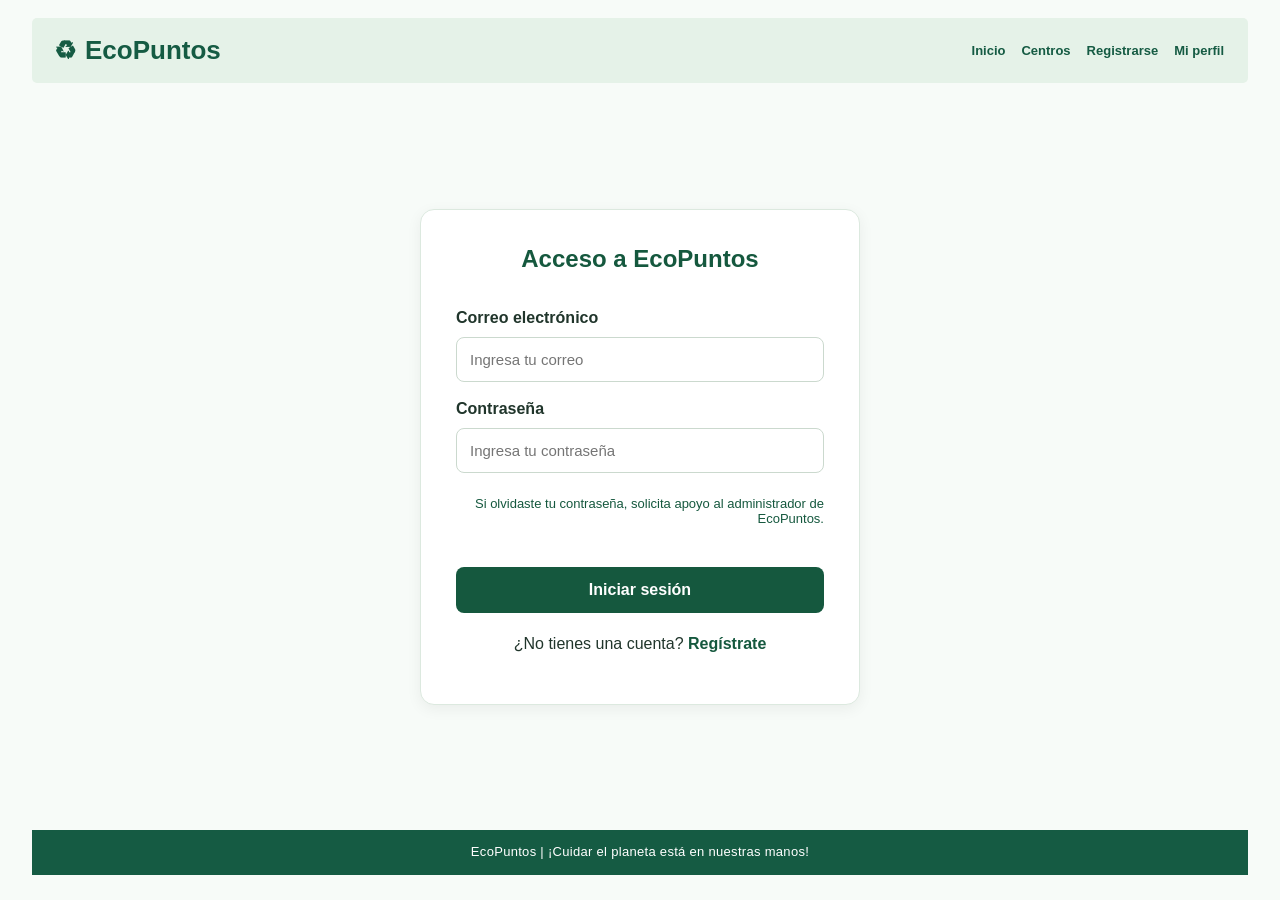
<file: perfil.html>
<!DOCTYPE html>
<html lang="es">
<head>
    <meta charset="UTF-8">
    <meta name="viewport" content="width=device-width, initial-scale=1.0">
    <meta name="description" content="Consulta tu actividad y tus entregas de reciclaje en EcoPuntos.">
    <title>Mi perfil | EcoPuntos</title>

    <link rel="stylesheet" href="css/perfil.css">
    <link rel="stylesheet" href="css/componentes.css">
    <link rel="stylesheet" href="css/header-usuario.css">

    <script src="js/header-usuario.js" defer></script>
</head>
<body>

    <!-- Encabezado compartido -->
    <header class="site-header">
        <a href="index.html" class="brand">EcoPuntos</a>

        <nav class="main-nav" aria-label="Navegación principal">
            <a href="index.html">Inicio</a>
            <a href="centros.html">Centros</a>
            <a href="materiales.html">Materiales</a>
            <a href="registro-entregas.html">Registrar entrega</a>
            <a href="historial.html">Historial</a>
            <a href="login.html" id="cerrar-sesion">Cerrar sesión</a>
        </nav>
    </header>

    <main class="contenedor">

        <section class="perfil">
            <h2>Mi perfil</h2>
            <h3 id="nombre-perfil">¡Hola!</h3>
            <p>Este es tu espacio personal en EcoPuntos.</p>
        </section>

        <section class="resumen-actividad" aria-label="Resumen de mi actividad">

            <article class="estadistica">
                <strong id="total-entregas">0</strong>
                <span>Entregas registradas</span>
            </article>

            <article class="estadistica">
                <strong id="total-kilos">0 kg</strong>
                <span>Material por kilogramo</span>
            </article>

            <article class="estadistica">
                <strong id="total-piezas">0</strong>
                <span>Material por piezas</span>
            </article>

        </section>

        <section class="estadisticas-visuales" aria-labelledby="titulo-estadisticas">
            <h2 id="titulo-estadisticas">Mis estadísticas</h2>

            <div class="graficas">

                <article class="grafica">
                    <h3>Materiales reciclados</h3>
                    <ul class="barras" id="grafica-materiales"></ul>
                </article>

                <article class="grafica">
                    <h3>Entregas de los últimos 6 meses</h3>
                    <ul class="barras" id="grafica-meses"></ul>
                </article>

            </div>
        </section>

        <section class="entregas">
            <p class="historial-ayuda">
                Puedes editar los datos de una entrega o eliminar
                un registro que ya no necesites.
            </p>

            <h2>Mis entregas</h2>

            <div class="lista-entregas" id="lista-entregas" aria-live="polite">
                <p class="sin-entregas">Cargando tus entregas...</p>
            </div>
        </section>

        <div class="acciones-perfil">
            <a href="registro-entregas.html">Registrar una entrega</a>
            <a class="secundario" href="historial.html">Buscar en mi historial</a>
            <a class="secundario" href="centros.html">Explorar centros</a>
        </div>

        <p class="aviso">
            Tu historial muestra únicamente las entregas registradas desde tu cuenta.
        </p>

    </main>

    <!-- Ventana para editar entregas -->
    <dialog class="editar-dialog" id="editar-entrega-dialog">

        <form id="editar-entrega-form" class="editar-form">

            <h2>Editar entrega</h2>

            <label for="editar-centro">Centro</label>
            <select id="editar-centro" required>
                <option value="">Selecciona un centro</option>
            </select>

            <label for="editar-material">Material</label>
            <select id="editar-material" required disabled></select>

            <div class="editar-fila">

                <div>
                    <label for="editar-cantidad">Cantidad</label>
                    <input
                        id="editar-cantidad"
                        type="number"
                        min="0.01"
                        step="0.01"
                        required
                    >
                </div>

                <div>
                    <label for="editar-unidad">Unidad</label>
                    <select id="editar-unidad">
                        <option value="kg">kg</option>
                        <option value="piezas">Piezas</option>
                    </select>
                </div>

            </div>

            <label for="editar-fecha">Fecha</label>
            <input type="date" id="editar-fecha" required>

            <label for="editar-observaciones">Observaciones</label>
            <textarea id="editar-observaciones" rows="3"></textarea>

            <p id="editar-error" role="alert"></p>

            <div class="editar-acciones">
                <button type="button" id="cancelar-edicion">Cancelar</button>
                <button type="submit">Guardar cambios</button>
            </div>

        </form>

    </dialog>

    <!-- Pie de página compartido -->
    <footer class="site-footer">
        <p>Cada entrega cuenta para cuidar el planeta.</p>
    </footer>

    <script src="js/centros-data.js"></script>
    <script src="js/perfil.js"></script>

</body>
</html>
</file>
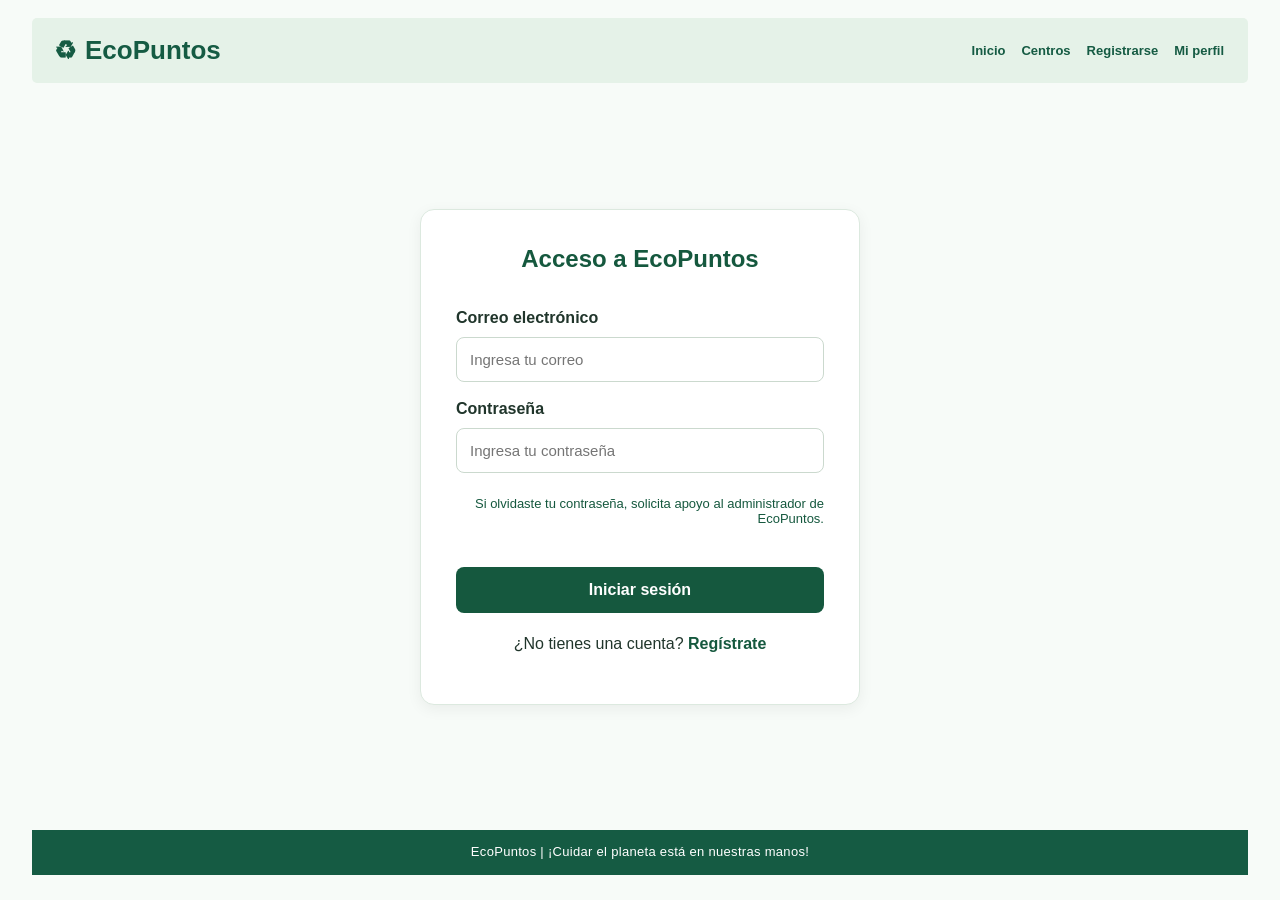
<file: registro-entregas.html>
<!DOCTYPE html>
<html lang="es">
<head>
    <meta charset="UTF-8">
    <meta name="viewport" content="width=device-width, initial-scale=1.0">
    <meta name="description" content="Registra tus entregas de materiales reciclables en EcoPuntos.">
    <title>Registro de entregas | EcoPuntos</title>

    <link rel="stylesheet" href="css/styles.css">
    <link rel="stylesheet" href="css/registro-entregas.css">
    <link rel="stylesheet" href="css/componentes.css">
    <link rel="stylesheet" href="css/header-usuario.css">

    <script src="js/centros-data.js" defer></script>
    <script src="js/registro-entregas.js" defer></script>
    <script src="js/header-usuario.js" defer></script>
</head>
<body>

    <!-- Encabezado compartido -->
    <header class="site-header">
        <a href="index.html" class="brand">EcoPuntos</a>

        <nav class="main-nav" aria-label="Navegación principal">
            <a href="index.html">Inicio</a>
            <a href="centros.html">Centros</a>
            <a href="materiales.html">Materiales</a>
            <a href="perfil.html">Mi perfil</a>
            <a href="registro-entregas.html" aria-current="page">Registro de entregas</a>
            <a href="historial.html">Historial</a>
        </nav>
    </header>

    <main class="page-container">

        <section class="intro-section">
            <span class="intro-icon" aria-hidden="true">♻️</span>
            <h1>Registro de entregas</h1>
            <p>
                Cada material reciclado cuenta. Registra tus entregas
                y contribuye a un planeta más limpio.
            </p>
        </section>

        <section class="form-card">

            <div class="form-heading">
                <h2>Nueva entrega</h2>
                <p>
                    Selecciona un centro para consultar únicamente
                    los materiales que recibe.
                </p>
            </div>

            <form id="delivery-form">

                <div class="form-group">
                    <label for="center">Centro de reciclaje</label>
                    <select id="center" name="center" required>
                        <option value="">Selecciona un centro</option>
                    </select>
                </div>

                <div class="form-group">
                    <label for="material">Material entregado</label>
                    <select id="material" name="material" required disabled>
                        <option value="">Primero selecciona un centro</option>
                    </select>
                </div>

                <div class="form-row">

                    <div class="form-group">
                        <label for="quantity">Cantidad entregada</label>
                        <input
                            type="number"
                            id="quantity"
                            name="quantity"
                            min="0.01"
                            step="0.01"
                            placeholder="Ej. 2.5"
                            required
                        >
                    </div>

                    <div class="form-group">
                        <label for="unit">Unidad</label>
                        <select id="unit" name="unit" required>
                            <option value="kg">Kilogramos (kg)</option>
                            <option value="piezas">Piezas</option>
                        </select>
                    </div>

                </div>

                <div class="form-group">
                    <label for="date">Fecha de entrega</label>
                    <input type="date" id="date" name="date" required>
                </div>

                <div class="form-group">
                    <label for="notes">Observaciones (opcional)</label>
                    <textarea
                        id="notes"
                        name="notes"
                        rows="4"
                        maxlength="250"
                        placeholder="Agrega algún comentario sobre tu entrega..."
                    ></textarea>
                </div>

                <button type="submit" class="submit-button">
                    Registrar entrega
                </button>

                <p
                    id="form-message"
                    class="form-message"
                    role="status"
                    aria-live="polite"
                ></p>

            </form>
        </section>

        <dialog
            class="delivery-dialog"
            id="delivery-confirmation"
            aria-labelledby="confirmation-title"
        >
            <div class="confirmation-mark" aria-hidden="true">✓</div>

            <p class="confirmation-eyebrow">Registro completado</p>

            <h2 id="confirmation-title">¡Entrega registrada!</h2>

            <p class="confirmation-description">
                Tu entrega se guardó correctamente.
                Estos son los datos del registro:
            </p>

            <div class="confirmation-details">

                <div>
                    <span>Centro de reciclaje</span>
                    <strong id="confirm-center"></strong>
                </div>

                <div>
                    <span>Material entregado</span>
                    <strong id="confirm-material"></strong>
                </div>

                <div>
                    <span>Cantidad</span>
                    <strong id="confirm-quantity"></strong>
                </div>

                <div>
                    <span>Fecha</span>
                    <strong id="confirm-date"></strong>
                </div>

                <div class="confirmation-notes">
                    <span>Observaciones</span>
                    <strong id="confirm-notes"></strong>
                </div>

            </div>

            <button
                type="button"
                class="confirmation-close"
                id="close-confirmation"
            >
                Continuar
            </button>

        </dialog>

        <section class="info-section">
            <span aria-hidden="true">🌱</span>

            <div>
                <h2>¡Cada acción suma!</h2>
                <p>
                    Separar y entregar tus residuos ayuda a reducir
                    la contaminación y aprovechar mejor nuestros recursos.
                </p>
            </div>
        </section>

    </main>

    <!-- Pie de página compartido -->
    <footer class="site-footer">
        <p>© 2026 EcoPuntos | Cuidar el planeta está en tus manos.</p>
    </footer>

</body>
</html>
</file>
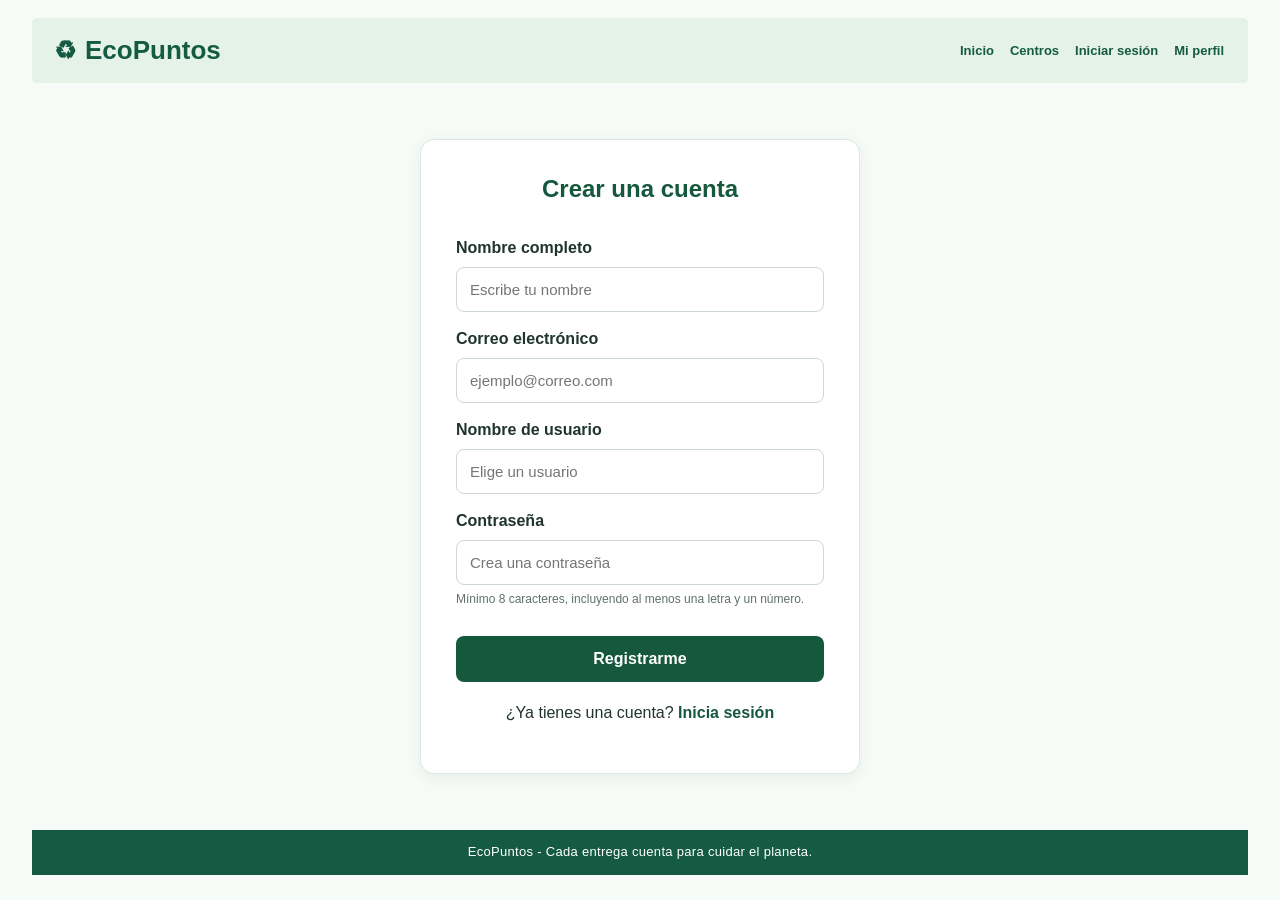
<file: registro.html>
<!DOCTYPE html>
<html lang="es">
<head>
    <meta charset="UTF-8">
    <meta name="viewport" content="width=device-width, initial-scale=1.0">
    <title>Registro | EcoPuntos</title>

    <link rel="stylesheet" href="css/auth.css">
    <link rel="stylesheet" href="css/componentes.css">
    <link rel="stylesheet" href="css/header-usuario.css">

    <script src="js/header-usuario.js" defer></script>
</head>
<body>

    <!-- Encabezado compartido -->
    <header class="site-header">
        <a href="index.html" class="brand">
            <span class="brand-icon">♻</span>
            EcoPuntos
        </a>

        <nav class="main-nav" aria-label="Navegación principal">
            <a href="index.html">Inicio</a>
            <a href="centros.html">Centros</a>
            <a href="login.html">Iniciar sesión</a>
            <a href="perfil.html">Mi perfil</a>
        </nav>
    </header>

    <main class="contenedor">
        <section class="formulario">
            <h1>Crear una cuenta</h1>

            <form id="form-registro" novalidate>

                <label for="nombre">Nombre completo</label>
                <input
                    type="text"
                    id="nombre"
                    name="nombre"
                    placeholder="Escribe tu nombre"
                    autocomplete="name"
                    required
                >

                <label for="correo">Correo electrónico</label>
                <input
                    type="email"
                    id="correo"
                    name="correo"
                    placeholder="ejemplo@correo.com"
                    autocomplete="email"
                    spellcheck="false"
                    required
                >

                <label for="usuario">Nombre de usuario</label>
                <input
                    type="text"
                    id="usuario"
                    name="usuario"
                    placeholder="Elige un usuario"
                    autocomplete="username"
                    required
                >

                <label for="contrasena">Contraseña</label>
                <input
                    type="password"
                    id="contrasena"
                    name="contrasena"
                    placeholder="Crea una contraseña"
                    autocomplete="new-password"
                    minlength="8"
                    required
                    aria-describedby="ayuda-contrasena"
                >

                <small id="ayuda-contrasena" class="ayuda-campo">
                    Mínimo 8 caracteres, incluyendo al menos una letra y un número.
                </small>

                <button type="submit">Registrarme</button>

                <p
                    id="mensaje"
                    class="mensaje"
                    role="status"
                    aria-live="polite"
                ></p>

            </form>

            <p class="enlace-registro">
                ¿Ya tienes una cuenta?
                <a href="login.html">Inicia sesión</a>
            </p>
        </section>
    </main>

    <!-- Pie de página compartido -->
    <footer class="site-footer">
        <p>EcoPuntos - Cada entrega cuenta para cuidar el planeta.</p>
    </footer>

    <script src="js/auth.js"></script>

</body>
</html>
</file>
<file: css/styles.css>
* {
  box-sizing: border-box;
}

:root {
  --green: #155b43;
  --green-dark: #10543d;
  --mint: #e5f2e8;
  --mint-hover: #d7eadc;
  --text: #155b43;
}

html {
  scroll-behavior: smooth;
}

body {
  min-height: 100vh;
  margin: 0;
  display: flex;
  flex-direction: column;
  background: #ffffff;
  color: var(--text);
  font-family: Arial, Helvetica, sans-serif;
}

.site-header {
  min-height: 58px;
  margin: 11px 12px 0;
  padding: 10px 18px;
  border-radius: 5px;
  background: var(--mint);
  display: flex;
  align-items: center;
  justify-content: space-between;
  gap: 18px;
}

.brand {
  display: inline-flex;
  align-items: center;
  gap: 9px;
  color: var(--green);
  font-size: 23px;
  font-weight: 700;
  text-decoration: none;
}

.brand-icon {
  font-size: 22px;
}

.main-nav {
  display: flex;
  align-items: center;
  gap: 6px;
  color: var(--green);
  font-size: 12px;
  font-style: italic;
}

.main-nav a,
.nav-login {
  padding: 5px 2px;
  border: 0;
  background: transparent;
  color: inherit;
  font: inherit;
  text-decoration: none;
  cursor: pointer;
}

.main-nav a:hover,
.nav-login:hover {
  text-decoration: underline;
}

main {
  width: 100%;
  flex: 1;
}

.welcome {
  padding: 27px 20px 0;
  text-align: center;
}

.welcome h1 {
  margin: 0;
  color: var(--green);
  font-family: Georgia, "Times New Roman", serif;
  font-size: clamp(28px, 4vw, 34px);
  font-weight: 700;
}

.welcome-text {
  margin: 23px auto 0;
  color: var(--green);
  font-size: clamp(17px, 2.5vw, 21px);
  line-height: 1.45;
}

.hero-action {
  max-width: 490px;
  margin: 27px auto 0;
  display: flex;
  align-items: center;
  justify-content: space-between;
  gap: 20px;
}

.decoration {
  font-size: 52px;
  line-height: 1;
}

.primary-button {
  min-height: 62px;
  padding: 17px 13px;
  display: inline-flex;
  align-items: center;
  justify-content: center;
  border: 0;
  border-radius: 5px;
  background: var(--green);
  color: #ffffff;
  font-size: 16px;
  font-weight: 700;
  text-align: center;
  text-decoration: none;
  cursor: pointer;
  transition: background 160ms ease, transform 160ms ease;
}

.primary-button:hover {
  background: #0d4935;
  transform: translateY(-2px);
}

.primary-button:focus-visible,
.main-nav a:focus-visible,
.nav-login:focus-visible,
.card-link:focus-visible {
  outline: 3px solid #e6b94f;
  outline-offset: 3px;
}

.feature-grid {
  width: min(100% - 60px, 1050px);
  margin: 35px auto 48px;
  display: grid;
  grid-template-columns: repeat(3, minmax(0, 1fr));
  gap: 60px;
  scroll-margin-top: 20px;
}

.feature-card {
  min-height: 145px;
  padding: 12px 10px 14px;
  border-radius: 6px;
  background: var(--mint);
  text-align: center;
  display: flex;
  flex-direction: column;
  align-items: center;
  transition: background 160ms ease, transform 160ms ease;
}

.feature-card:hover {
  background: var(--mint-hover);
  transform: translateY(-3px);
}

.feature-icon {
  min-height: 27px;
  font-size: 24px;
  line-height: 1;
}

.feature-card h2 {
  margin: 8px 0 7px;
  color: var(--green);
  font-family: "Trebuchet MS", Arial, sans-serif;
  font-size: 19px;
  font-weight: 700;
}

.feature-card p {
  margin: 0;
  color: #286b59;
  font-size: 11px;
  line-height: 1.65;
}

.card-link {
  margin-top: 9px;
  padding: 4px 8px;
  border: 0;
  border-radius: 4px;
  background: transparent;
  color: var(--green-dark);
  font-size: 11px;
  font-weight: 700;
  text-decoration: underline;
  cursor: pointer;
}

.card-link:hover {
  background: rgba(21, 91, 67, 0.08);
}

.site-footer {
  min-height: 37px;
  padding: 9px 15px;
  background: var(--green);
  color: #ffffff;
  text-align: center;
  font-size: 12px;
}

.site-footer p {
  margin: 0;
}

@media (max-width: 700px) {
  .site-header {
    align-items: flex-start;
    flex-direction: column;
    gap: 7px;
  }

  .main-nav {
    flex-wrap: wrap;
  }

  .welcome {
    padding-top: 34px;
  }

  .hero-action {
    max-width: 390px;
    gap: 10px;
  }

  .decoration {
    font-size: 35px;
  }

  .primary-button {
    min-height: 54px;
    font-size: 14px;
  }

  .feature-grid {
    width: min(100% - 36px, 420px);
    grid-template-columns: 1fr;
    gap: 16px;
    margin-top: 30px;
  }

  .feature-card {
    min-height: 145px;
  }
}


/* Secciones adicionales de la página principal. */
.eyebrow {
  margin: 0 0 9px;
  color: #4c8a68;
  font-size: 12px;
  font-weight: 700;
  letter-spacing: 1.4px;
  text-transform: uppercase;
}

.welcome {
  padding-top: 48px;
  padding-bottom: 12px;
}

.welcome-text {
  max-width: 720px;
  margin-top: 16px;
}

.hero-note {
  margin: 16px auto 0;
  color: #668c7a;
  font-size: 13px;
}

.feature-grid {
  margin-top: 38px;
  margin-bottom: 70px;
  gap: 28px;
}

.feature-card {
  min-height: 190px;
  padding: 22px 18px;
}

.feature-card h2 {
  font-size: 20px;
}

.feature-card p {
  max-width: 250px;
  font-size: 13px;
}

.card-link {
  margin-top: auto;
  padding-top: 14px;
  font-size: 13px;
}

.how-section,
.materials-section,
.faq-section {
  width: min(100% - 60px, 1050px);
  margin: 0 auto 72px;
}

.section-heading {
  max-width: 700px;
  margin: 0 auto 28px;
  text-align: center;
}

.section-heading h2,
.impact-copy h2,
.final-cta h2 {
  margin: 0 0 12px;
  color: var(--green);
  font-family: Georgia, "Times New Roman", serif;
  font-size: clamp(25px, 3vw, 32px);
}

.section-heading > p:last-child {
  margin: 0;
  color: #557b69;
  font-size: 14px;
  line-height: 1.7;
}

.steps-grid {
  display: grid;
  grid-template-columns: repeat(3, minmax(0, 1fr));
  gap: 22px;
}

.step-card {
  position: relative;
  min-height: 205px;
  padding: 25px 22px;
  border: 1px solid #d9eadf;
  border-radius: 10px;
  background: #f8fcf9;
  text-align: center;
}

.step-number {
  position: absolute;
  top: 12px;
  left: 14px;
  width: 25px;
  height: 25px;
  display: grid;
  place-items: center;
  border-radius: 50%;
  background: var(--green);
  color: #fff;
  font-size: 12px;
  font-weight: 700;
}

.step-icon {
  display: block;
  margin: 4px 0 12px;
  font-size: 32px;
}

.step-card h3,
.material-card h3 {
  margin: 0 0 8px;
  color: var(--green);
  font-size: 17px;
}

.step-card p,
.material-card p {
  margin: 0;
  color: #557b69;
  font-size: 13px;
  line-height: 1.6;
}

.materials-section {
  padding: 48px 32px;
  border-radius: 14px;
  background: #f3f9f4;
}

.materials-grid {
  display: grid;
  grid-template-columns: repeat(3, minmax(0, 1fr));
  gap: 16px;
}

.material-card {
  min-height: 150px;
  padding: 20px 16px;
  border: 1px solid #dcece0;
  border-radius: 9px;
  background: #fff;
  text-align: center;
}

.material-card > span {
  display: block;
  margin-bottom: 9px;
  font-size: 29px;
}

.section-action {
  margin-top: 28px;
  text-align: center;
}

.secondary-button {
  min-height: 43px;
  padding: 12px 20px;
  display: inline-flex;
  align-items: center;
  justify-content: center;
  border: 1px solid var(--green);
  border-radius: 5px;
  color: var(--green);
  font-size: 13px;
  font-weight: 700;
  text-decoration: none;
}

.secondary-button:hover {
  background: var(--mint);
}

.impact-section {
  width: min(100% - 60px, 1050px);
  margin: 0 auto 72px;
  padding: 38px 44px;
  display: grid;
  grid-template-columns: 1.4fr 0.8fr;
  align-items: center;
  gap: 30px;
  border-radius: 13px;
  background: var(--mint);
}

.impact-copy h2 {
  max-width: 570px;
}

.impact-copy > p:not(.eyebrow) {
  max-width: 620px;
  margin: 0 0 22px;
  color: #426b5d;
  font-size: 14px;
  line-height: 1.8;
}

.impact-copy .primary-button {
  min-height: 45px;
  padding: 12px 18px;
  font-size: 13px;
}

.impact-illustration {
  min-height: 170px;
  display: flex;
  align-items: center;
  justify-content: center;
  gap: 8px;
  font-size: clamp(35px, 5vw, 58px);
}

.impact-illustration span:nth-child(2) {
  font-size: clamp(55px, 7vw, 82px);
}

.faq-section details {
  margin: 10px 0;
  padding: 17px 19px;
  border: 1px solid #d9eadf;
  border-radius: 8px;
  background: #fff;
}

.faq-section summary {
  color: var(--green);
  font-size: 14px;
  font-weight: 700;
  cursor: pointer;
}

.faq-section details p {
  margin: 12px 0 0;
  color: #557b69;
  font-size: 13px;
  line-height: 1.6;
}

.final-cta {
  margin: 0 12px 25px;
  padding: 42px 20px;
  border-radius: 10px;
  background: #f3f9f4;
  text-align: center;
}

.final-cta p {
  margin: 0 0 20px;
  color: #557b69;
  font-size: 14px;
}

.final-cta .primary-button {
  min-height: 45px;
  padding: 12px 20px;
  font-size: 13px;
}

.site-footer {
  display: flex;
  align-items: center;
  justify-content: center;
  gap: 18px;
  flex-wrap: wrap;
  padding: 13px 15px;
}

.site-footer a {
  color: #fff;
  font-size: 11px;
  text-decoration: underline;
}

@media (max-width: 700px) {
  .welcome {
    padding-top: 38px;
  }

  .feature-grid,
  .how-section,
  .materials-section,
  .faq-section,
  .impact-section {
    width: min(100% - 36px, 500px);
  }

  .feature-grid {
    gap: 14px;
    margin-bottom: 55px;
  }

  .steps-grid,
  .materials-grid,
  .impact-section {
    grid-template-columns: 1fr;
  }

  .step-card {
    min-height: 175px;
  }

  .materials-section {
    padding: 34px 17px;
  }

  .impact-section {
    padding: 30px 22px;
  }

  .impact-illustration {
    min-height: 100px;
  }

  .how-section,
  .materials-section,
  .faq-section {
    margin-bottom: 52px;
  }

  .final-cta {
    padding: 34px 18px;
  }
}
</file>
<file: css/componentes.css>
/* Componentes compartidos de EcoPuntos */

/* Encabezado */
.site-header {
    min-height: 65px;
    margin: 18px 32px 0;
    padding: 10px 22px;
    border-radius: 5px;
    background: #e5f2e8;
    display: flex;
    align-items: center;
    justify-content: space-between;
    gap: 18px;
    flex-wrap: wrap;
}

.brand {
    display: inline-flex;
    align-items: center;
    gap: 9px;
    color: #155b43;
    font-size: 26px;
    font-weight: 700;
    text-decoration: none;
}

.brand-icon {
    font-size: 25px;
}

.main-nav {
    display: flex;
    align-items: center;
    flex-wrap: wrap;
    gap: 12px;
    color: #155b43;
    font-size: 13px;
}

.main-nav a {
    padding: 5px 2px;
    color: inherit;
    text-decoration: none;
    font-weight: 600;
}

.main-nav a:hover,
.main-nav a[aria-current="page"] {
    color: #26966b;
    text-decoration: underline;
}

/* Pie de página */
.site-footer {
    min-height: 45px;
    margin: 0 32px 25px;
    padding: 14px 15px;
    background: #155b43;
    color: #ffffff;
    text-align: center;
    font-size: 13px;
    letter-spacing: 0.3px;
}

.site-footer p {
    margin: 0;
}

.site-footer a {
    color: #ffffff;
    text-decoration: none;
}

.site-footer a:hover {
    text-decoration: underline;
}

/* Adaptación a tabletas y celulares */
@media (max-width: 760px) {
    .site-header {
        margin: 12px 14px 0;
        padding: 12px 15px;
        flex-direction: column;
        align-items: center;
    }

    .main-nav {
        justify-content: center;
        gap: 10px;
    }

    .site-footer {
        margin: 0 14px 14px;
    }
}

@media (max-width: 480px) {
    .brand {
        font-size: 23px;
    }

    .main-nav {
        gap: 8px;
        font-size: 12px;
    }

    .site-header {
        padding: 12px 10px;
    }
}
</file>
<file: css/header-usuario.css>
/* Identificación y accesos del usuario activo en los encabezados EcoPuntos */
.user-session {
  display: inline-flex;
  align-items: center;
  flex-wrap: wrap;
  gap: 10px;
  margin-left: 10px;
  font-style: normal;
}
.user-session-name {
  padding: 7px 11px;
  border-radius: 20px;
  background: #e2f4e8;
  color: #15583e;
  font-size: 13px;
  font-weight: 700;
}
.user-session-profile,
.user-session-logout {
  display: inline-block;
  padding: 7px 11px !important;
  border: 1px solid currentColor !important;
  border-radius: 7px;
  font-size: 12px !important;
  font-weight: 700;
  text-decoration: none !important;
}
.user-session-profile {
  background: #26734d;
  border-color: #26734d !important;
  color: #fff !important;
}
.user-session-profile:hover,
.user-session-logout:hover {
  opacity: .78;
}
@media (max-width: 700px) {
  .user-session { margin: 5px 0 0; }
}


/* Sprint 5: estilos compartidos para mantener consistencia entre páginas. */
:where(button, .primary-button, .secondary-button, .details-button,
       .detail-button, .submit-button, .confirmation-close) {
  transition: background-color .18s ease, color .18s ease,
    border-color .18s ease, box-shadow .18s ease, transform .18s ease;
}
:where(button, input, select, textarea) {
  font: inherit;
}
:where(input:not([type="checkbox"]):not([type="radio"]), select, textarea) {
  max-width: 100%;
  border: 1px solid #cbded1;
  border-radius: 9px;
  background: #fff;
  color: #20352b;
  transition: border-color .18s ease, box-shadow .18s ease;
}
:where(input:not([type="checkbox"]):not([type="radio"]), select, textarea):focus {
  outline: none;
  border-color: #26734d;
  box-shadow: 0 0 0 3px rgba(38, 115, 77, .13);
}
:where(button, input, select, textarea, a):focus-visible {
  outline: 3px solid #e6b94f;
  outline-offset: 3px;
}
:where(button, .primary-button, .secondary-button, .details-button,
       .detail-button, .submit-button, .confirmation-close):not(:disabled):hover {
  filter: brightness(.96);
  transform: translateY(-1px);
}
:where(button):disabled {
  cursor: not-allowed;
  opacity: .58;
}
:where(dialog) {
  max-width: min(94vw, 620px);
  max-height: 88vh;
  overflow: auto;
  border: 1px solid #dce9df;
  border-radius: 16px;
  color: #20352b;
  box-shadow: 0 22px 70px rgba(12, 45, 29, .22);
}
:where(dialog)::backdrop {
  background: rgba(13, 39, 28, .58);
  backdrop-filter: blur(3px);
}
:where(.feature-card, .center-card, .delivery-item, .entrega,
       .material-card, .user-card, .stat-card, .step-card,
       .formulario, .history-card) {
  box-shadow: 0 5px 18px rgba(21, 91, 67, .06);
  transition: box-shadow .2s ease, transform .2s ease;
}
:where(.feature-card, .center-card, .delivery-item, .entrega,
       .material-card, .user-card, .stat-card, .step-card):hover {
  box-shadow: 0 10px 26px rgba(21, 91, 67, .11);
}
.user-session-profile:hover,
.user-session-logout:hover {
  opacity: 1;
  filter: brightness(.94);
}
@media (prefers-reduced-motion: reduce) {
  :where(*, *::before, *::after) {
    scroll-behavior: auto !important;
    transition-duration: .01ms !important;
    animation-duration: .01ms !important;
  }
}
</file>
<file: css/admin.css>
:root{--green:#176b48;--green-dark:#124c37;--green-light:#e9f5ed;--ink:#20352b;--muted:#78867e;--line:#e7ede8;--surface:#fff;--bg:#f6f9f6}
*{box-sizing:border-box}html{scroll-behavior:smooth}body{margin:0;background:var(--bg);color:var(--ink);font-family:'DM Sans',Arial,sans-serif;font-size:14px}.admin-layout{min-height:100vh}.sidebar{width:245px;position:fixed;inset:0 auto 0 0;background:#fff;border-right:1px solid var(--line);padding:28px 18px;display:flex;flex-direction:column;z-index:5}.brand{display:flex;align-items:center;gap:10px;color:var(--green-dark);font:800 21px Manrope,sans-serif;text-decoration:none;padding:0 10px 38px}.brand-icon{display:grid;place-items:center;width:37px;height:37px;border-radius:12px;background:var(--green-light);font-size:23px}.sidebar-label,.eyebrow{font-size:10px;letter-spacing:1.4px;font-weight:700;color:#84948a}.sidebar-label{padding:0 12px;margin:0 0 12px}.side-nav{display:grid;gap:7px}.side-nav a{display:flex;align-items:center;gap:13px;padding:13px 14px;border-radius:10px;color:#617067;text-decoration:none;font-weight:600;transition:.2s}.side-nav a span{width:19px;text-align:center;font-size:18px}.side-nav a:hover,.side-nav a.active{background:var(--green-light);color:var(--green-dark)}.sidebar-bottom{margin-top:auto}.admin-profile{display:flex;align-items:center;gap:11px;padding:15px 8px;border-top:1px solid var(--line)}.avatar,.top-avatar{display:grid;place-items:center;border-radius:50%;background:#dcefe2;color:var(--green-dark);font-weight:800}.avatar{width:38px;height:38px}.admin-profile strong,.admin-profile small{display:block}.admin-profile strong{font-size:12px}.admin-profile small{font-size:11px;color:var(--muted);margin-top:3px}.back-link{display:block;padding:12px 9px;color:var(--green);text-decoration:none;font-weight:600}.main-content{max-width:1500px;margin-left:245px;padding:30px 42px 22px}.topbar{display:flex;align-items:center;justify-content:space-between;margin-bottom:26px}.breadcrumb{font-size:12px;color:var(--muted);margin:0 0 7px}.topbar h1{font:800 25px Manrope,sans-serif;margin:0;letter-spacing:-.5px}.topbar-right{display:flex;align-items:center;gap:9px;color:#6d7b72;font-size:12px}.status-dot{width:8px;height:8px;border-radius:50%;background:#2eaa68}.top-avatar{width:34px;height:34px;margin-left:12px}.welcome-banner{background:linear-gradient(110deg,#e8f4eb,#f3f8f1);border:1px solid #dcecdf;border-radius:17px;padding:26px 30px;display:flex;justify-content:space-between;align-items:center;overflow:hidden}.welcome-banner .eyebrow{color:var(--green);margin:0 0 9px}.welcome-banner h2{font:800 22px Manrope,sans-serif;margin:0 0 8px}.welcome-banner p:last-child{margin:0;color:#62746a;max-width:590px;line-height:1.6}.banner-art{font-size:64px;position:relative;padding:0 35px 0 15px}.banner-art span{font-size:33px;position:absolute;right:0;bottom:0}.stats-grid{display:grid;grid-template-columns:repeat(4,minmax(0,1fr));gap:16px;margin:22px 0 28px}.stat-card{background:#fff;border:1px solid var(--line);border-radius:14px;padding:18px 19px;min-height:140px}.stat-icon{width:36px;height:36px;border-radius:11px;display:grid;place-items:center;font-size:20px;margin-bottom:13px}.stat-icon.green{background:#e8f5ec;color:#24764d}.stat-icon.blue{background:#e9f1fb;color:#4776b4}.stat-icon.orange{background:#fff2e4;color:#bd7834}.stat-icon.purple{background:#f1ebfa;color:#8061ae}.stat-card p{margin:0;color:#718077;font-size:12px}.stat-card strong{display:block;font:800 26px Manrope,sans-serif;margin:4px 0}.stat-card small{font-size:11px;color:#95a198}.content-section{background:#fff;border:1px solid var(--line);border-radius:15px;padding:23px 24px;margin-bottom:22px;scroll-margin-top:20px}.section-heading{display:flex;justify-content:space-between;align-items:center;gap:20px;margin-bottom:18px}.section-heading .eyebrow{color:var(--green);margin:0 0 6px}.section-heading h2{font:800 18px Manrope,sans-serif;margin:0 0 5px}.section-heading p:not(.eyebrow){margin:0;color:var(--muted);font-size:12px}.primary-button,.secondary-button{border:0;border-radius:9px;padding:11px 16px;font:700 12px 'DM Sans',sans-serif;cursor:pointer;text-decoration:none;display:inline-flex;align-items:center;justify-content:center;transition:.2s}.primary-button{background:var(--green);color:white}.primary-button:hover{background:var(--green-dark)}.secondary-button{background:#eef3ef;color:#53645a}.toolbar{display:flex;justify-content:space-between;align-items:center;margin-bottom:13px}.search-box{display:flex;align-items:center;gap:8px;border:1px solid var(--line);border-radius:9px;padding:0 12px;color:#829087;width:min(360px,100%);height:39px}.search-box input{border:0;outline:0;width:100%;font:12px 'DM Sans',sans-serif;color:var(--ink)}.muted,.section-tag{color:var(--muted);font-size:11px}.section-tag{background:#f0f5f1;border-radius:20px;padding:7px 10px}.table-wrap{overflow-x:auto}table{width:100%;border-collapse:collapse;min-width:650px}th{text-align:left;color:#87948c;font-size:10px;letter-spacing:.6px;text-transform:uppercase;font-weight:700;padding:12px 10px;border-bottom:1px solid var(--line)}td{padding:14px 10px;border-bottom:1px solid #f0f3f0;color:#53645a;font-size:12px}tbody tr:last-child td{border-bottom:0}.center-name{font-weight:700;color:#263a2f}.center-sub{display:block;color:#97a198;font-size:10px;margin-top:3px}.material-chips{display:flex;gap:4px;flex-wrap:wrap}.chip{background:#f0f5f1;color:#62756a;padding:4px 7px;border-radius:5px;font-size:10px}.state{display:inline-flex;align-items:center;gap:5px;padding:5px 8px;border-radius:20px;font-size:10px;font-weight:700}.state.active{background:#e8f6ed;color:#237349}.state.inactive{background:#f1f2f1;color:#7e8982}.action-button{border:0;background:transparent;color:var(--green);font:700 11px 'DM Sans',sans-serif;cursor:pointer;padding:6px}.action-button:hover{text-decoration:underline}.empty-state{padding:22px;text-align:center;color:#89968e;font-size:12px}.users-grid{display:grid;grid-template-columns:repeat(3,minmax(0,1fr));gap:10px}.user-card{display:flex;align-items:center;gap:10px;padding:12px;border:1px solid var(--line);border-radius:10px;min-width:0}.user-avatar{width:34px;height:34px;border-radius:50%;background:#eaf4ec;color:var(--green);display:grid;place-items:center;font-weight:800;flex:none}.user-card strong,.user-card small{display:block;overflow:hidden;text-overflow:ellipsis;white-space:nowrap}.user-card strong{font-size:11px}.user-card small{font-size:10px;color:var(--muted);margin-top:4px}.admin-footer{text-align:center;color:#9aa59e;font-size:10px;padding:5px 0 15px}.center-dialog{border:0;border-radius:16px;padding:0;width:min(520px,calc(100% - 28px));box-shadow:0 20px 70px #102c1e38}.center-dialog::backdrop{background:#14251d80;backdrop-filter:blur(2px)}.center-dialog form{padding:25px}.dialog-heading{display:flex;justify-content:space-between;align-items:flex-start;margin-bottom:20px}.dialog-heading .eyebrow{color:var(--green);margin:0 0 6px}.dialog-heading h2{font:800 19px Manrope,sans-serif;margin:0}.close-button{border:0;background:#f0f4f1;border-radius:50%;width:30px;height:30px;font-size:20px;cursor:pointer;color:#65746a}.center-dialog form>label{display:block;font-size:12px;font-weight:700;margin:13px 0;color:#526259}.center-dialog input:not([type=checkbox]),.center-dialog textarea{display:block;width:100%;margin-top:7px;border:1px solid #dfe8e1;border-radius:8px;padding:11px;font:12px 'DM Sans',sans-serif;color:var(--ink);outline-color:#7ab28d}.center-dialog textarea{resize:vertical}.center-dialog fieldset{border:1px solid var(--line);border-radius:9px;margin-top:16px;padding:12px}.center-dialog legend{font-size:12px;font-weight:700;color:#526259;padding:0 5px}.material-options{display:grid;grid-template-columns:1fr 1fr;gap:10px}.material-options label{font-size:11px;color:#627168}.material-options input{accent-color:var(--green)}.form-message{font-size:11px;color:#b14d3e;min-height:15px}.dialog-actions{display:flex;justify-content:flex-end;gap:8px;margin-top:14px}
@media(max-width:1050px){.main-content{padding:25px 25px;margin-left:220px}.sidebar{width:220px}.stats-grid{grid-template-columns:repeat(2,1fr)}.users-grid{grid-template-columns:repeat(2,1fr)}}
@media(max-width:700px){.sidebar{position:static;width:auto;padding:14px 16px;border-right:0;border-bottom:1px solid var(--line)}.brand{padding:0 5px 12px}.sidebar-label,.sidebar-bottom{display:none}.side-nav{display:flex;overflow-x:auto}.side-nav a{white-space:nowrap;padding:9px 11px;font-size:11px}.side-nav a span{font-size:15px}.main-content{margin:0;padding:22px 14px}.topbar h1{font-size:20px}.topbar-right{font-size:0}.top-avatar{font-size:12px}.welcome-banner{padding:20px}.welcome-banner h2{font-size:18px}.welcome-banner p:last-child{font-size:11px}.banner-art{font-size:43px;padding-right:15px}.banner-art span{font-size:23px}.stats-grid{gap:9px}.stat-card{padding:13px;min-height:128px}.stat-card strong{font-size:22px}.content-section{padding:17px 13px}.section-heading{align-items:flex-start;flex-direction:column}.section-heading .primary-button{width:100%}.section-tag{align-self:flex-start}.users-grid{grid-template-columns:1fr}.toolbar{align-items:flex-start;gap:8px;flex-direction:column}.search-box{width:100%}}

/* Campos adicionales de dirección y horario en el formulario de centros. */
.center-dialog form>label{line-height:1.4}.center-dialog input::placeholder,.center-dialog textarea::placeholder{color:#a0aaa3}


/* Sprint 5: refinamiento visual de controles y panel administrativo. */
button, input, select, textarea { font: inherit; }
button, .primary-button, .action-button, .secondary-button {
  transition: background-color .18s ease, color .18s ease, box-shadow .18s ease, transform .18s ease;
}
button:focus-visible, a:focus-visible, input:focus-visible, select:focus-visible, textarea:focus-visible {
  outline: 3px solid #e6b94f;
  outline-offset: 3px;
}
input:not([type="checkbox"]), select, textarea {
  border-radius: 9px;
  transition: border-color .18s ease, box-shadow .18s ease;
}
input:not([type="checkbox"]):focus, select:focus, textarea:focus {
  border-color: #26734d;
  box-shadow: 0 0 0 3px rgba(38,115,77,.13);
}
button:not(:disabled):hover, .action-button:hover, .primary-button:hover {
  transform: translateY(-1px);
  filter: brightness(.96);
}
.stat-card, .content-section, .user-card {
  transition: box-shadow .2s ease, transform .2s ease;
}
.stat-card:hover, .user-card:hover {
  box-shadow: 0 12px 28px rgba(21,91,67,.12);
}
.center-dialog {
  width: min(94vw, 560px);
  max-height: 88vh;
  overflow: auto;
  border: 1px solid #dce9df;
  border-radius: 16px;
  box-shadow: 0 22px 70px rgba(12,45,29,.22);
}
.center-dialog::backdrop { background: rgba(13,39,28,.58); backdrop-filter: blur(3px); }
@media (prefers-reduced-motion: reduce) {
  *, *::before, *::after { scroll-behavior: auto !important; transition-duration: .01ms !important; animation-duration: .01ms !important; }
}


/* Sprint 5: adaptación del panel administrativo a tabletas y celulares. */
@media (max-width: 760px) {
  .sidebar {
    position: relative;
    inset: auto;
    width: 100%;
    min-height: auto;
    padding: 16px;
    border-right: 0;
    border-bottom: 1px solid var(--line);
  }
  .brand { padding: 0 8px 14px; }
  .side-nav {
    display: flex;
    flex-wrap: wrap;
    gap: 6px;
  }
  .side-nav a {
    flex: 1 1 145px;
    padding: 10px;
  }
  .sidebar-bottom { margin-top: 12px; }
  .admin-profile { padding: 10px 8px; }
  .main-content {
    margin-left: 0;
    padding: 22px 18px;
  }
  .stats-grid { grid-template-columns: repeat(2, minmax(0, 1fr)); }
  .users-grid { grid-template-columns: repeat(2, minmax(0, 1fr)); }
  .welcome-banner { gap: 12px; padding: 22px; }
  .banner-art { font-size: 48px; padding-right: 25px; }
}
@media (max-width: 520px) {
  .main-content { padding: 16px 12px; }
  .topbar, .section-heading {
    align-items: flex-start;
    flex-direction: column;
    gap: 12px;
  }
  .topbar h1 { font-size: 21px; }
  .topbar-right { align-self: flex-end; }
  .welcome-banner { padding: 18px; }
  .banner-art { display: none; }
  .stats-grid, .users-grid { grid-template-columns: 1fr; }
  .content-section { padding: 17px 14px; }
  .toolbar { align-items: stretch; flex-direction: column; gap: 10px; }
  .search-box { width: 100%; }
  .dialog-actions { flex-wrap: wrap; }
}


/* Estados vacíos para búsquedas y secciones sin registros. */
.empty-state {
  display: flex;
  flex-direction: column;
  align-items: center;
  justify-content: center;
  gap: 8px;
  min-height: 170px;
  margin: 14px 0 2px;
  padding: 25px 18px;
  border: 1px dashed #cbded1;
  border-radius: 12px;
  background: #f9fcfa;
  color: #62756a;
  text-align: center;
}
.empty-state[hidden] { display: none; }
.empty-state-icon {
  display: grid;
  place-items: center;
  width: 44px;
  height: 44px;
  border-radius: 50%;
  background: #e8f5ec;
  color: #176b48;
  font-size: 25px;
}
.empty-state strong { color: #254b38; font-size: 13px; }
.empty-state p {
  max-width: 390px;
  margin: 0;
  color: #78867e;
  font-size: 12px;
  line-height: 1.6;
}
</file>
<file: css/centros.css>
* {
  box-sizing: border-box;
}

:root {
  --green: #155b43;
  --green-dark: #10543d;
  --mint: #e5f2e8;
  --text: #155b43;
}

html {
  scroll-behavior: smooth;
}

body {
  min-height: 100vh;
  margin: 0;
  display: flex;
  flex-direction: column;
  background: #ffffff;
  color: var(--text);
  font-family: Arial, Helvetica, sans-serif;
}

.site-header {
  min-height: 65px;
  margin: 18px 32px 0;
  padding: 10px 22px;
  border-radius: 5px;
  background: var(--mint);
  display: flex;
  align-items: center;
  justify-content: space-between;
  gap: 18px;
}

.brand {
  display: inline-flex;
  align-items: center;
  gap: 9px;
  color: var(--green);
  font-size: 26px;
  font-weight: 700;
  text-decoration: none;
}

.brand-icon {
  font-size: 25px;
}

.main-nav {
  display: flex;
  align-items: center;
  gap: 8px;
  color: var(--green);
  font-size: 12px;
}

.main-nav a {
  padding: 5px 2px;
  color: inherit;
  text-decoration: none;
}

.main-nav a:hover {
  text-decoration: underline;
}

main {
  width: 100%;
  flex: 1;
}

.page-heading {
  margin: 50px 20px 0;
  text-align: center;
}

.page-heading h1 {
  margin: 0;
  color: var(--green);
  font-family: Georgia, "Times New Roman", serif;
  font-size: 34px;
  font-weight: 700;
}

.page-heading p {
  margin: 8px 0 0;
  color: var(--green);
  font-size: 16px;
}

.centers-search {
  width: min(100% - 64px, 800px);
  margin: 36px auto 80px;
}

.search-box {
  width: min(100%, 422px);
  min-height: 37px;
  margin: 0 auto;
  padding: 0 15px;
  border: 1px solid #dddddd;
  border-radius: 7px;
  display: flex;
  align-items: center;
  gap: 10px;
  color: #65716b;
}

.search-box input {
  width: 100%;
  min-width: 0;
  height: 35px;
  border: 0;
  outline: 0;
  color: #333333;
  font: inherit;
  font-size: 13px;
  background: transparent;
}

.filter-buttons {
  margin: 36px auto 37px;
  display: flex;
  align-items: center;
  justify-content: space-between;
  gap: 18px;
}

.filter-button {
  width: 97px;
  min-height: 36px;
  border: 0;
  border-radius: 14px;
  background: var(--mint);
  color: #234b2a;
  font-size: 13px;
  font-weight: 700;
  cursor: pointer;
}

.filter-button.active,
.filter-button:hover {
  background: var(--green);
  color: #ffffff;
}

.centers-grid {
  display: grid;
  grid-template-columns: repeat(3, minmax(0, 1fr));
  gap: 64px;
}

.center-card {
  min-height: 149px;
  padding: 12px 10px 13px;
  border-radius: 9px;
  background: #e4f3e8;
  color: var(--green);
  text-align: center;
}

.center-card h2 {
  margin: 0 0 7px;
  font-family: "Trebuchet MS", Arial, sans-serif;
  font-size: 22px;
  line-height: 1.25;
}

.center-card p {
  margin: 0;
}

.center-card .location {
  margin-bottom: 8px;
  color: #668c7a;
  font-size: 11px;
}

.materials-title {
  font-size: 13px;
  font-weight: 700;
}

.materials-list {
  min-height: 18px;
  font-size: 13px;
  font-weight: 700;
  line-height: 1.3;
}

.details-button {
  width: 140px;
  min-height: 19px;
  margin-top: 7px;
  padding: 2px 8px;
  border: 0;
  border-radius: 8px;
  background: var(--green);
  color: #ffffff;
  font-size: 12px;
  font-weight: 700;
  cursor: pointer;
}

.details-button:hover {
  background: #0d4935;
}

.results-message {
  margin: -22px 0 18px;
  color: #668c7a;
  font-size: 12px;
  text-align: center;
}

.results-message:empty {
  display: none;
}

.no-results {
  grid-column: 1 / -1;
  color: #668c7a;
  text-align: center;
  font-size: 14px;
}

.site-footer {
  min-height: 45px;
  margin: 0 32px 25px;
  padding: 14px 15px;
  background: var(--green);
  color: #ffffff;
  text-align: center;
  font-size: 13px;
  letter-spacing: 0.3px;
}

.site-footer p {
  margin: 0;
}

.details-dialog {
  width: min(90%, 420px);
  padding: 28px;
  border: 0;
  border-radius: 12px;
  color: var(--green);
  text-align: center;
  box-shadow: 0 16px 55px rgba(0, 0, 0, 0.22);
}

.details-dialog::backdrop {
  background: rgba(10, 35, 26, 0.55);
}

.details-dialog h2 {
  margin: 8px 0 12px;
}

.details-dialog p {
  color: #426b5d;
  font-size: 14px;
  line-height: 1.5;
}

.dialog-close {
  position: absolute;
  top: 8px;
  right: 13px;
  border: 0;
  background: transparent;
  color: var(--green);
  font-size: 27px;
  cursor: pointer;
}

button:focus-visible,
a:focus-visible,
input:focus-visible {
  outline: 3px solid #e6b94f;
  outline-offset: 3px;
}

@media (max-width: 760px) {
  .site-header {
    margin: 12px 14px 0;
    padding: 12px 15px;
    align-items: flex-start;
    flex-direction: column;
  }

  .main-nav {
    flex-wrap: wrap;
  }

  .page-heading {
    margin-top: 38px;
  }

  .page-heading h1 {
    font-size: 30px;
  }

  .page-heading p {
    font-size: 14px;
    line-height: 1.5;
  }

  .centers-search {
    width: min(100% - 32px, 500px);
    margin-top: 28px;
    margin-bottom: 45px;
  }

  .filter-buttons {
    justify-content: center;
    flex-wrap: wrap;
    gap: 10px;
    margin: 25px auto;
  }

  .filter-button {
    width: 92px;
  }

  .centers-grid {
    grid-template-columns: 1fr;
    gap: 18px;
  }

  .center-card {
    min-height: 149px;
  }

  .site-footer {
    margin: 0 14px 14px;
  }
}


.materials-link {
  display: inline-block;
  margin-top: 12px;
  padding: 10px 18px;
  border-radius: 8px;
  background-color: var(--green);
  color: #ffffff;
  font-size: 13px;
  font-weight: 700;
  text-decoration: none;
  transition: background-color 160ms ease;
}

.materials-link:hover {
  background-color: var(--green-dark);
}

.center-card-actions{display:flex;justify-content:center;gap:9px;margin-top:10px}
.center-card-actions button{border:0;border-radius:7px;padding:8px 13px;font:inherit;font-size:12px;font-weight:bold;cursor:pointer}
.center-card-actions button:first-child{background:#d5eadc;color:#155b43}.center-card-actions button:last-child{background:#fff0ee;color:#b42318}
.centers-feedback{margin:16px 0;text-align:center;font-size:14px;font-weight:bold}.centers-feedback:empty{display:none}.centers-feedback.success{color:#187344}.centers-feedback.error{color:#b42318}
.center-edit-dialog{width:min(92%,520px);max-height:90vh;overflow:auto;border:0;border-radius:14px;padding:0}.center-edit-dialog::backdrop{background:#102e2399}
.center-edit-dialog form{display:flex;flex-direction:column;gap:10px;padding:25px}
.center-edit-dialog label,.center-material-options legend{font-weight:bold;font-size:14px}
.center-edit-dialog input[type=text],.center-edit-dialog textarea{width:100%;padding:10px;border:1px solid #cbded1;border-radius:7px;font:inherit}
.center-material-options{display:grid;grid-template-columns:1fr 1fr;gap:9px;padding:12px;border:1px solid #dce9df;border-radius:8px}
.center-material-options label{display:flex;gap:7px;align-items:center;font-weight:normal}
.center-edit-actions{display:flex;justify-content:flex-end;gap:10px}.center-edit-actions button{padding:10px 14px;border:0;border-radius:7px;cursor:pointer}
#center-edit-error{color:#b42318;font-size:13px}


/* Aviso visual cuando el catálogo o una búsqueda no tiene resultados. */
.no-results {
  grid-column: 1 / -1;
  display: flex;
  flex-direction: column;
  align-items: center;
  gap: 9px;
  min-height: 185px;
  padding: 28px 18px;
  border: 1px dashed #c5dccb;
  border-radius: 12px;
  background: #f8fcf9;
  color: #668c7a;
  line-height: 1.6;
}
.no-results-icon {
  display: grid;
  place-items: center;
  width: 46px;
  height: 46px;
  border-radius: 50%;
  background: #e4f3e8;
  color: #155b43;
  font-size: 27px;
}
.no-results strong { color: #155b43; font-size: 15px; }
.no-results span:last-child { font-size: 13px; }


/* SCRUM-94: sección de centros favoritos del usuario. */
.favorites-section {
  width: min(100% - 64px, 1000px);
  margin: 28px auto 10px;
  padding: 20px;
  border: 1px solid #dce9df;
  border-radius: 12px;
  background: #f8fcf9;
}

.favorites-section h2 {
  margin: 0 0 8px;
  color: var(--green);
  font-size: 21px;
}

#favorites-message {
  margin: 0 0 14px;
  color: #668c7a;
  font-size: 13px;
}

.favorites-grid {
  display: grid;
  grid-template-columns: repeat(auto-fit, minmax(210px, 1fr));
  gap: 12px;
}

.favorite-card {
  display: flex;
  flex-direction: column;
  gap: 8px;
  padding: 14px;
  border: 1px solid #dce9df;
  border-radius: 10px;
  background: #ffffff;
}

.favorite-card strong {
  color: var(--green);
}

.favorite-card p {
  margin: 0;
  color: #668c7a;
  font-size: 13px;
}

.favorite-card button,
.favorite-button,
.favorites-login {
  width: fit-content;
  margin-top: 8px;
  padding: 8px 12px;
  border: 1px solid #b9d8c2;
  border-radius: 8px;
  background: #e5f2e8;
  color: #155b43;
  font-size: 12px;
  font-weight: 700;
  text-decoration: none;
  cursor: pointer;
}

.favorite-button {
  margin-top: 6px;
}

@media (max-width: 760px) {
  .favorites-section {
    width: calc(100% - 32px);
    padding: 16px;
  }
}
</file>
<file: css/detalle-centro.css>
* {
  box-sizing: border-box;
}

:root {
  --green: #15583E;
  --green-dark: #10543d;
  --turquoise: #155555;
  --mint: #E6F3E9;
  --light-green: #D9F6D8;
  --text: #315b49;
}

body {
  min-height: 100vh;
  margin: 0;
  display: flex;
  flex-direction: column;
  background: #ffffff;
  color: var(--text);
  font-family: Arial, Helvetica, sans-serif;
}

.site-header {
  min-height: 65px;
  margin: 18px 32px 0;
  padding: 10px 22px;
  border-radius: 5px;
  background: var(--mint);
  display: flex;
  align-items: center;
  justify-content: space-between;
  gap: 18px;
}

.brand {
  display: inline-flex;
  align-items: center;
  gap: 9px;
  color: var(--green);
  font-size: 26px;
  font-weight: 700;
  text-decoration: none;
}

.brand-icon {
  font-size: 25px;
}

.main-nav {
  display: flex;
  align-items: center;
  gap: 8px;
  color: var(--green);
  font-size: 12px;
}

.main-nav a {
  padding: 5px 2px;
  color: inherit;
  text-decoration: none;
}

.main-nav a:hover {
  text-decoration: underline;
}

.detail-main {
  width: min(100% - 40px, 900px);
  flex: 1;
  margin: 45px auto 70px;
}

.back-link {
  display: inline-block;
  margin-bottom: 25px;
  color: var(--green);
  font-size: 14px;
  font-weight: 700;
  text-decoration: none;
}

.back-link:hover {
  text-decoration: underline;
}

.detail-card {
  padding: 35px;
  border-radius: 16px;
  background: var(--mint);
}

.detail-icon {
  margin: 0 0 10px;
  font-size: 48px;
}

.detail-card h1 {
  margin: 0;
  color: var(--green);
  font-family: Georgia, "Times New Roman", serif;
  font-size: 36px;
}

.detail-location {
  margin: 12px 0 25px;
  color: #668c7a;
  font-size: 15px;
}

.detail-section {
  margin-top: 28px;
}

.detail-section h2 {
  margin: 0 0 12px;
  color: var(--turquoise);
  font-family: "Trebuchet MS", Arial, sans-serif;
  font-size: 21px;
}

.detail-description {
  margin: 0;
  color: var(--text);
  font-size: 15px;
  line-height: 1.7;
}

.material-tags {
  display: flex;
  flex-wrap: wrap;
  gap: 10px;
}

.material-tag {
  padding: 9px 16px;
  border-radius: 20px;
  background: var(--light-green);
  color: var(--green);
  font-size: 13px;
  font-weight: 700;
}

.detail-actions {
  margin-top: 35px;
  display: flex;
  flex-wrap: wrap;
  gap: 12px;
}

.detail-button {
  display: inline-block;
  padding: 12px 22px;
  border: 0;
  border-radius: 8px;
  background: var(--green);
  color: #ffffff;
  font-size: 14px;
  font-weight: 700;
  text-decoration: none;
  cursor: pointer;
}

.detail-button:hover {
  background: var(--green-dark);
}

.detail-button.secondary {
  background: #ffffff;
  color: var(--green);
  border: 1px solid var(--green);
}

.detail-button.secondary:hover {
  background: var(--light-green);
}

.loading-message,
.error-message {
  padding: 35px;
  border-radius: 12px;
  background: var(--mint);
  color: var(--green);
  text-align: center;
  line-height: 1.6;
}

.site-footer {
  min-height: 45px;
  margin: 0 32px 25px;
  padding: 14px 15px;
  background: var(--green);
  color: #ffffff;
  text-align: center;
  font-size: 13px;
}

.site-footer p {
  margin: 0;
}

button:focus-visible,
a:focus-visible {
  outline: 3px solid #e6b94f;
  outline-offset: 3px;
}

@media (max-width: 760px) {
  .site-header {
    margin: 12px 14px 0;
    padding: 12px 15px;
    align-items: flex-start;
    flex-direction: column;
  }

  .main-nav {
    flex-wrap: wrap;
  }

  .detail-main {
    width: min(100% - 28px, 500px);
    margin-top: 30px;
    margin-bottom: 45px;
  }

  .detail-card {
    padding: 24px 20px;
  }

  .detail-card h1 {
    font-size: 29px;
  }

  .detail-section h2 {
    font-size: 19px;
  }

  .detail-actions {
    flex-direction: column;
  }

  .detail-button {
    text-align: center;
  }

  .site-footer {
    margin: 0 14px 14px;
  }
}

/* Dirección, horario y teléfono agregados desde el panel de administración */
.detail-info {
  display: grid;
  grid-template-columns: max-content 1fr;
  gap: 6px 14px;
  margin: 14px 0 0;
}

.detail-info dt {
  font-weight: bold;
  color: var(--green);
}

.detail-info dd {
  margin: 0;
  color: var(--text);
}
</file>
<file: css/historial.css>
/* Historial de entregas - EcoPuntos */

* {
  box-sizing: border-box;
}

body {
  margin: 0;
  background-color: #f5f9f5;
  color: #263b30;
  font-family: Arial, sans-serif;
  min-height: 100vh;
  display: flex;
  flex-direction: column;
}

.page-container {
  width: min(100% - 32px, 900px);
  margin: 0 auto;
  padding: 40px 0;
  flex: 1;
}

.intro-section {
  text-align: center;
  margin-bottom: 30px;
}

.intro-icon {
  font-size: 42px;
}

.intro-section h1 {
  color: #15583e;
  font-size: 32px;
  margin: 12px 0;
}

.intro-section p {
  color: #65776b;
  line-height: 1.6;
  max-width: 540px;
  margin: 0 auto;
}

.history-card {
  background-color: #ffffff;
  padding: 30px;
  border-radius: 18px;
  box-shadow: 0 5px 20px rgba(21, 88, 62, 0.08);
}

.history-heading {
  display: flex;
  justify-content: space-between;
  align-items: center;
  gap: 15px;
  margin-bottom: 25px;
}

.history-heading h2 {
  color: #15583e;
  margin: 0;
  font-size: 23px;
}

.history-heading p {
  color: #65776b;
  margin: 0;
  font-size: 14px;
}

.search-group {
  display: flex;
  flex-direction: column;
  gap: 8px;
  margin-bottom: 25px;
}

.search-group label {
  color: #284c38;
  font-weight: 600;
  font-size: 14px;
}

.search-group input {
  width: 100%;
  padding: 14px;
  border: 1px solid #d4e2d7;
  border-radius: 9px;
  background-color: #ffffff;
  color: #263b30;
  font: inherit;
  outline: none;
}

.search-group input:focus {
  border-color: #21845a;
  box-shadow: 0 0 0 3px rgba(33, 132, 90, 0.12);
}

.delivery-item {
  display: flex;
  justify-content: space-between;
  align-items: center;
  gap: 20px;
  padding: 20px 0;
  border-bottom: 1px solid #e0e8e2;
}

.delivery-item:last-child {
  border-bottom: none;
}

.delivery-quantity {
  background-color: #e6f3e9;
  color: #15583e;
  padding: 12px 18px;
  border-radius: 10px;
  font-weight: bold;
  white-space: nowrap;
}

.empty-message {
  text-align: center;
  color: #65776b;
  padding: 25px 10px;
}

.back-link {
  text-align: center;
  margin-top: 25px;
}

.back-link a {
  display: inline-block;
  background-color: #15583e;
  color: white;
  text-decoration: none;
  padding: 13px 22px;
  border-radius: 9px;
  font-weight: bold;
}

.back-link a:hover {
  background-color: #21845a;
}

.main-footer {
  background-color: #15583e;
  color: #ffffff;
  text-align: center;
  padding: 20px;
  font-size: 13px;
}

@media (max-width: 600px) {
  .page-container {
    padding: 28px 0;
  }

  .intro-section h1 {
    font-size: 26px;
  }

  .history-card {
    padding: 22px 18px;
  }

  .history-heading {
    flex-direction: column;
    align-items: flex-start;
  }

  .delivery-item {
    align-items: flex-start;
    flex-direction: column;
  }
}

/* Encabezado (mismo diseño que el registro de entregas) */
.main-header {
  min-height: 70px;
  padding: 16px 8%;
  background-color: #15583e;
  display: flex;
  justify-content: space-between;
  align-items: center;
  flex-wrap: wrap;
  gap: 16px;
}

.logo {
  color: #ffffff;
  font-size: 24px;
  font-weight: bold;
  text-decoration: none;
}

.main-nav {
  display: flex;
  flex-wrap: wrap;
  gap: 22px;
}

.main-nav a {
  color: #ffffff;
  text-decoration: none;
  font-size: 14px;
}

.main-nav a:hover,
.main-nav a[aria-current="page"] {
  text-decoration: underline;
  text-underline-offset: 5px;
}

@media (max-width: 600px) {
  .main-header {
    flex-direction: column;
    justify-content: center;
  }

  .main-nav {
    justify-content: center;
    gap: 14px;
  }
}


/* SCRUM-73: tarjetas individuales para cada entrega del historial. */
.delivery-list {
  display: grid;
  gap: 14px;
}

.delivery-item {
  display: flex;
  flex-direction: column;
  align-items: stretch;
  gap: 10px;
  padding: 18px;
  border: 1px solid #dce9df;
  border-radius: 12px;
  background: #ffffff;
  box-shadow: 0 2px 8px rgba(21, 88, 62, 0.05);
}

.delivery-card-heading {
  display: flex;
  justify-content: space-between;
  align-items: center;
  gap: 12px;
  flex-wrap: wrap;
}

.delivery-card-heading h3 {
  color: #15583e;
  margin: 0;
  font-size: 18px;
}

.delivery-date {
  color: #65776b;
  font-size: 14px;
}

.delivery-center,
.delivery-notes {
  color: #65776b;
  margin: 0;
  font-size: 14px;
}

.delivery-quantity {
  align-self: flex-start;
  margin-top: 2px;
}


/* SCRUM-74: filtros por material y rango de fechas. */
.history-filters {
  margin: 8px 0 24px;
  padding: 18px;
  border: 1px solid #dce9df;
  border-radius: 12px;
  background: #f8fbf8;
}

.history-filters h3 {
  margin: 0 0 14px;
  color: #15583e;
  font-size: 17px;
}

.filter-fields {
  display: grid;
  grid-template-columns: repeat(3, minmax(0, 1fr));
  gap: 12px;
}

.filter-fields div {
  display: flex;
  flex-direction: column;
  gap: 6px;
}

.filter-fields label {
  color: #284c38;
  font-size: 13px;
  font-weight: 600;
}

.filter-fields input,
.filter-fields select {
  width: 100%;
  min-width: 0;
  padding: 10px;
  border: 1px solid #d4e2d7;
  border-radius: 8px;
  background: #ffffff;
  color: #263b30;
  font: inherit;
}

.clear-filters {
  margin-top: 14px;
  padding: 9px 14px;
  border: 0;
  border-radius: 8px;
  background: #e6f3e9;
  color: #15583e;
  font-weight: 600;
  cursor: pointer;
}

.clear-filters:hover {
  background: #d5eadb;
}

@media (max-width: 600px) {
  .filter-fields {
    grid-template-columns: 1fr;
  }
}

/* Editor y acciones del historial */
.delivery-actions{display:flex;gap:9px;justify-content:flex-end;width:100%;padding-top:8px}.delivery-actions button{border:0;border-radius:8px;padding:9px 15px;font:700 12px Arial,sans-serif;cursor:pointer}.delivery-edit{background:#e6f3e9;color:#15583e}.delivery-delete{background:#fff0ed;color:#a43d32}.delivery-actions button:hover{filter:brightness(.96)}
.history-edit-dialog{width:min(520px,calc(100% - 28px));border:0;border-radius:16px;padding:0;box-shadow:0 20px 70px #102c1e38}.history-edit-dialog::backdrop{background:#14251d80;backdrop-filter:blur(2px)}.history-edit-dialog form{padding:25px;display:grid;gap:9px}.edit-dialog-heading{display:flex;justify-content:space-between;align-items:flex-start;margin-bottom:8px}.edit-eyebrow{margin:0 0 5px;color:#26734d;font-size:10px;font-weight:700;letter-spacing:1px}.edit-dialog-heading h2{margin:0;color:#15583e;font-size:21px}.edit-close{border:0;border-radius:50%;width:32px;height:32px;font-size:22px;cursor:pointer}.history-edit-dialog label{font-size:12px;font-weight:700;color:#284c38}.history-edit-dialog input,.history-edit-dialog select,.history-edit-dialog textarea{width:100%;padding:11px;border:1px solid #d4e2d7;border-radius:8px;font:inherit;color:#263b30}.edit-fields{display:grid;grid-template-columns:1fr 1fr;gap:12px}.edit-fields>div{display:grid;gap:8px}.edit-error{min-height:16px;color:#b14d3e;font-size:12px;margin:0}.edit-actions{display:flex;justify-content:flex-end;gap:9px;margin-top:8px}.edit-actions button{border:0;border-radius:8px;padding:11px 15px;font-weight:700;cursor:pointer}.edit-cancel{background:#eef3ef;color:#53645a}.edit-save{background:#176b48;color:white}@media(max-width:600px){.edit-fields{grid-template-columns:1fr}.delivery-actions{justify-content:flex-start}}
</file>
<file: css/auth.css>
* {
    box-sizing: border-box;
}

body {
    margin: 0;
    font-family: Arial, sans-serif;
    background: #f7fbf8;
    color: #20352b;
    min-height: 100vh;
    display: flex;
    flex-direction: column;
}

/* Encabezado */
.encabezado {
    display: flex;
    justify-content: space-between;
    align-items: center;
    padding: 22px 8%;
    background: #e6f3e9;
}

.logo {
    color: #15583e;
    font-size: 25px;
    font-weight: bold;
    text-decoration: none;
}

nav {
    display: flex;
    gap: 25px;
}

nav a {
    color: #15583e;
    text-decoration: none;
    font-weight: bold;
}

/* Formulario */
.contenedor {
    flex: 1;
    display: flex;
    justify-content: center;
    align-items: center;
    padding: 40px 20px;
}

.formulario {
    width: 100%;
    max-width: 440px;
    padding: 35px;
    background: white;
    border: 1px solid #dce9df;
    border-radius: 14px;
    box-shadow: 0 4px 15px rgba(0, 0, 0, 0.06);
}

.formulario h1 {
    text-align: center;
    color: #15583e;
    margin-top: 0;
    margin-bottom: 28px;
}

form {
    display: flex;
    flex-direction: column;
    gap: 10px;
}

label {
    font-weight: bold;
    margin-top: 8px;
}

input {
    padding: 13px;
    border: 1px solid #cbd9ce;
    border-radius: 8px;
    font-size: 15px;
}

input:focus {
    outline: 2px solid #77aa88;
    border-color: #15583e;
}

button {
    margin-top: 18px;
    padding: 14px;
    background: #15583e;
    color: white;
    border: none;
    border-radius: 8px;
    font-size: 16px;
    font-weight: bold;
    cursor: pointer;
}

button:hover {
    background: #10452f;
}

.recuperar {
    text-align: right;
    color: #15583e;
    font-size: 13px;
    text-decoration: none;
}

.enlace-registro {
    margin-top: 22px;
    text-align: center;
}

.enlace-registro a {
    color: #15583e;
    font-weight: bold;
    text-decoration: none;
}

#mensaje {
    text-align: center;
    color: #15583e;
}

/* Pie de página */
footer {
    padding: 20px;
    background: #15583e;
    color: white;
    text-align: center;
}

/* Adaptación a celulares */
@media (max-width: 600px) {
    .encabezado {
        flex-direction: column;
        gap: 15px;
    }

    nav {
        flex-wrap: wrap;
        justify-content: center;
    }

    .formulario {
        padding: 25px 20px;
    }
}

/* Mensajes visuales y estados de validación */
.mensaje {
    display: none;
    margin: 14px 0 0;
    padding: 12px 14px;
    border-radius: 8px;
    font-size: 14px;
    line-height: 1.5;
    text-align: left;
}

.mensaje-error,
.mensaje-exito {
    display: block;
}

.mensaje-error {
    color: #9f2424;
    background: #fff0f0;
    border: 1px solid #efb7b7;
}

.mensaje-exito {
    color: #15583e;
    background: #eaf7ed;
    border: 1px solid #b9dfc3;
}

input.campo-error {
    border: 2px solid #c43d3d;
    background: #fffafa;
}

input.campo-error:focus {
    outline-color: #c43d3d;
}

.ayuda-campo {
    margin-top: -4px;
    color: #607268;
    font-size: 12px;
    line-height: 1.4;
}
</file>
<file: css/materiales.css>
* {
    margin: 0;
    padding: 0;
    box-sizing: border-box;
}

body {
    font-family: Arial, sans-serif;
    background-color: #f7faf7;
    color: #155b43;
}

.header {
    background-color: #e5f2e8;
    padding: 22px 8%;
    display: flex;
    justify-content: space-between;
    align-items: center;
    flex-wrap: wrap;
    gap: 15px;
}

.logo {
    font-size: 27px;
    font-weight: bold;
    color: #155b43;
}

.header nav {
    display: flex;
    gap: 25px;
    flex-wrap: wrap;
}

.header nav a {
    text-decoration: none;
    color: #155b43;
    font-weight: bold;
}

.header nav a:hover,
.header nav a.active {
    color: #26966b;
}

.materials-intro {
    text-align: center;
    padding: 65px 20px 45px;
}

.materials-intro h1 {
    font-family: Georgia, serif;
    font-size: 38px;
    margin-bottom: 18px;
}

.materials-intro p {
    max-width: 700px;
    margin: auto;
    line-height: 1.7;
    color: #52675b;
}

.materials-container {
    max-width: 1150px;
    margin: 0 auto;
    padding: 20px 25px 65px;
    display: grid;
    grid-template-columns: repeat(3, 1fr);
    gap: 25px;
}

.material-card {
    background-color: #e5f2e8;
    border-radius: 16px;
    padding: 28px;
    box-shadow: 0 4px 12px rgba(21, 91, 67, 0.08);
    transition: transform 0.2s ease;
}

.material-card:hover {
    transform: translateY(-5px);
}

.material-icon {
    font-size: 42px;
    margin-bottom: 15px;
}

.material-card h2 {
    font-family: Georgia, serif;
    font-size: 25px;
    margin-bottom: 12px;
}

.material-card p {
    color: #52675b;
    line-height: 1.6;
    margin-bottom: 15px;
}

.material-card h3 {
    font-size: 16px;
    margin: 18px 0 10px;
}

.material-card ul {
    padding-left: 22px;
    color: #52675b;
    line-height: 1.8;
}

footer {
    background-color: #155b43;
    color: white;
    text-align: center;
    padding: 25px;
}

@media (max-width: 850px) {
    .materials-container {
        grid-template-columns: repeat(2, 1fr);
    }
}

@media (max-width: 550px) {
    .materials-container {
        grid-template-columns: 1fr;
    }

    .header {
        justify-content: center;
    }

    .header nav {
        justify-content: center;
    }

    .materials-intro h1 {
        font-size: 30px;
    }
}
</file>
<file: css/perfil.css>
* {
    box-sizing: border-box;
}

body {
    margin: 0;
    font-family: Arial, sans-serif;
    background: #f7fbf8;
    color: #20352b;
    min-height: 100vh;
    display: flex;
    flex-direction: column;
}

/* Encabezado */
.encabezado {
    display: flex;
    justify-content: space-between;
    align-items: center;
    padding: 20px 8%;
    background: #26734d;
    color: white;
}

.encabezado h1 {
    margin: 0;
}

.encabezado nav {
    display: flex;
    gap: 20px;
    flex-wrap: wrap;
}

.encabezado a {
    color: white;
    text-decoration: none;
    font-weight: bold;
}

/* Contenido principal */
.contenedor {
    width: 85%;
    max-width: 900px;
    margin: 35px auto;
    flex: 1;
}

/* Presentación del perfil */
.perfil {
    text-align: center;
    margin-bottom: 25px;
}

.perfil h2 {
    color: #26734d;
    font-size: 28px;
}

.perfil h3 {
    font-size: 23px;
    margin-bottom: 8px;
}

/* Puntos acumulados */
.puntos {
    background: #e2f3e8;
    text-align: center;
    padding: 25px;
    border-radius: 12px;
    margin-bottom: 30px;
}

.puntos h2 {
    margin-top: 0;
}

.cantidad {
    color: #26734d;
    font-size: 38px;
    font-weight: bold;
    margin: 10px 0;
}

/* Historial de entregas */
.entregas {
    background: white;
    padding: 25px;
    border-radius: 12px;
    box-shadow: 0 2px 8px rgba(0, 0, 0, 0.08);
}

.entregas h2 {
    color: #26734d;
    margin-top: 0;
}

.entrega {
    display: flex;
    justify-content: space-between;
    align-items: center;
    padding: 15px 0;
    border-bottom: 1px solid #e0e8e2;
}

.entrega:last-child {
    border-bottom: none;
}

.entrega h3 {
    margin: 0 0 5px;
}

.entrega p {
    margin: 0;
    color: #68776d;
}

.entrega strong {
    color: #26734d;
}

/* Aviso */
.aviso {
    text-align: center;
    color: #68776d;
    font-size: 13px;
    margin-top: 20px;
}

/* Pie de página */
footer {
    background: #20352b;
    color: white;
    text-align: center;
    padding: 15px;
}

/* Adaptación a celulares */
@media (max-width: 600px) {
    .contenedor {
        width: 92%;
    }

    .encabezado {
        padding: 18px 5%;
        flex-direction: column;
        gap: 15px;
    }

    .entrega {
        gap: 15px;
    }

    .encabezado nav {
        justify-content: center;
    }
}


/* Actividad real del usuario: estadísticas e historial dinámico */
.resumen-actividad {
    display: grid;
    grid-template-columns: repeat(3, minmax(0, 1fr));
    gap: 14px;
    margin: 24px 0;
}
.estadistica {
    padding: 20px 14px;
    background: #e2f3e8;
    border-radius: 12px;
    text-align: center;
}
.estadistica strong {
    display: block;
    color: #26734d;
    font-size: 27px;
    margin-bottom: 6px;
}
.estadistica span {
    color: #526c5b;
    font-size: 13px;
}
.lista-entregas {
    display: grid;
    gap: 12px;
}
.entrega {
    gap: 18px;
}
.entrega-detalle {
    min-width: 0;
}
.entrega-detalle p + p {
    margin-top: 5px;
}
.entrega-meta {
    text-align: right;
    flex-shrink: 0;
}
.entrega-meta strong {
    display: block;
}
.entrega-meta span {
    color: #68776d;
    font-size: 12px;
}
.sin-entregas {
    padding: 28px 18px;
    border: 1px dashed #b8cdbd;
    border-radius: 10px;
    text-align: center;
    color: #68776d;
    line-height: 1.6;
}
.acciones-perfil {
    display: flex;
    justify-content: center;
    flex-wrap: wrap;
    gap: 12px;
    margin: 24px 0;
}
.acciones-perfil a {
    display: inline-block;
    padding: 11px 16px;
    border-radius: 8px;
    background: #26734d;
    color: #fff;
    text-decoration: none;
    font-weight: 700;
}
.acciones-perfil a.secundario {
    background: #e2f3e8;
    color: #15583e;
}
@media (max-width: 600px) {
    .resumen-actividad {
        grid-template-columns: 1fr;
    }
    .entrega {
        align-items: flex-start;
    }
    .entrega-meta {
        max-width: 42%;
    }
}

/* Estadísticas visuales (SCRUM-76) */
.estadisticas-visuales {
    background: white;
    padding: 25px;
    border-radius: 12px;
    box-shadow: 0 2px 8px rgba(0, 0, 0, 0.08);
    margin-bottom: 24px;
}
.estadisticas-visuales h2 {
    color: #26734d;
    margin-top: 0;
}
.graficas {
    display: grid;
    grid-template-columns: repeat(2, minmax(0, 1fr));
    gap: 24px;
}
.grafica h3 {
    margin: 0 0 12px;
    font-size: 16px;
    color: #20352b;
}
.barras {
    list-style: none;
    margin: 0;
    padding: 0;
    display: grid;
    gap: 10px;
}
.barra {
    display: grid;
    grid-template-columns: 1fr;
    gap: 4px;
}
.barra-etiqueta {
    font-size: 14px;
    font-weight: bold;
    color: #20352b;
}
.barra-pista {
    display: block;
    height: 12px;
    background: #e2f3e8;
    border-radius: 6px;
    overflow: hidden;
}
.barra-relleno {
    display: block;
    height: 100%;
    background: #26734d;
    border-radius: 6px;
}
.barra-valor {
    font-size: 13px;
    color: #526c5b;
}
.barra-vacia {
    color: #526c5b;
    font-size: 14px;
}
@media (max-width: 600px) {
    .graficas {
        grid-template-columns: 1fr;
    }
}

.historial-ayuda{color:#68776d;font-size:14px;margin-bottom:16px}
.entrega-acciones{display:flex;gap:8px;margin-top:12px;justify-content:flex-end}
.entrega-acciones button{border:0;border-radius:7px;padding:8px 12px;font-weight:bold;cursor:pointer}
.entrega-acciones button:first-child{background:#e2f3e8;color:#15583e}
.entrega-acciones button:last-child{background:#fff0ee;color:#b42318}
.editar-dialog{width:min(92%,520px);max-height:90vh;overflow:auto;border:0;border-radius:14px;padding:0}
.editar-dialog::backdrop{background:#102e2399}
.editar-form{display:flex;flex-direction:column;gap:10px;padding:25px}
.editar-form label{font-weight:bold;font-size:14px}
.editar-form input,.editar-form select,.editar-form textarea{width:100%;padding:10px;border:1px solid #cbded1;border-radius:7px;font:inherit}
.editar-fila{display:grid;grid-template-columns:1fr 1fr;gap:12px}
.editar-fila>div{display:flex;flex-direction:column;gap:8px}
.editar-acciones{display:flex;justify-content:flex-end;gap:10px}
.editar-acciones button{padding:10px 14px;border:0;border-radius:7px;cursor:pointer}
#editar-error{color:#b42318;font-size:13px}
</file>
<file: css/registro-entregas.css>
/* Registro de entregas - EcoPuntos */

* {
  box-sizing: border-box;
}

body {
  margin: 0;
  background-color: #f5f9f5;
  color: #263b30;
  font-family: Arial, sans-serif;
}

.main-header {
  min-height: 70px;
  padding: 16px 8%;
  background-color: #15583e;
  display: flex;
  justify-content: space-between;
  align-items: center;
  flex-wrap: wrap;
  gap: 16px;
}

.logo {
  color: #ffffff;
  font-size: 24px;
  font-weight: bold;
  text-decoration: none;
}

.main-nav {
  display: flex;
  flex-wrap: wrap;
  gap: 22px;
}

.main-nav a {
  color: #ffffff;
  text-decoration: none;
  font-size: 14px;
}

.main-nav a:hover,
.main-nav a[aria-current="page"] {
  text-decoration: underline;
  text-underline-offset: 5px;
}

.page-container {
  width: min(100% - 32px, 760px);
  margin: 0 auto;
  padding: 40px 0;
}

.intro-section {
  text-align: center;
  margin-bottom: 30px;
}

.intro-icon {
  font-size: 42px;
}

.intro-section h1 {
  color: #15583e;
  font-size: 32px;
  margin: 12px 0;
}

.intro-section p {
  color: #65776b;
  line-height: 1.6;
  max-width: 540px;
  margin: 0 auto;
}

.form-card {
  background-color: #ffffff;
  padding: 32px;
  border-radius: 18px;
  box-shadow: 0 5px 20px rgba(21, 88, 62, 0.08);
}

.form-heading {
  margin-bottom: 25px;
}

.form-heading h2 {
  color: #15583e;
  margin: 0 0 8px;
  font-size: 23px;
}

.form-heading p {
  color: #718076;
  margin: 0;
}

.form-group {
  display: flex;
  flex-direction: column;
  gap: 8px;
  margin-bottom: 20px;
  flex: 1;
  min-width: 0;
}

.form-group label {
  color: #284c38;
  font-weight: 600;
  font-size: 14px;
}

.form-group input,
.form-group select,
.form-group textarea {
  width: 100%;
  padding: 13px;
  border: 1px solid #d4e2d7;
  border-radius: 9px;
  background-color: #ffffff;
  color: #263b30;
  font: inherit;
  outline: none;
}

.form-group input:focus,
.form-group select:focus,
.form-group textarea:focus {
  border-color: #21845a;
  box-shadow: 0 0 0 3px rgba(33, 132, 90, 0.12);
}

.form-group textarea {
  resize: vertical;
}

.form-row {
  display: flex;
  gap: 18px;
}

.submit-button {
  width: 100%;
  padding: 15px;
  background-color: #15583e;
  color: #ffffff;
  border: none;
  border-radius: 10px;
  font-size: 16px;
  font-weight: bold;
  cursor: pointer;
  transition: background-color 0.2s, transform 0.2s;
}

.submit-button:hover {
  background-color: #21845a;
  transform: translateY(-1px);
}

.submit-button:focus-visible {
  outline: 3px solid #86c9a3;
  outline-offset: 3px;
}

.form-message {
  margin: 16px 0 0;
  text-align: center;
  font-weight: 600;
  line-height: 1.5;
}

.form-message.success {
  color: #187344;
}

.form-message.error {
  color: #b42318;
}

.info-section {
  display: flex;
  align-items: center;
  gap: 18px;
  background-color: #e6f3e9;
  padding: 22px;
  border-radius: 14px;
  margin-top: 25px;
}

.info-section > span {
  font-size: 32px;
}

.info-section h2 {
  color: #15583e;
  font-size: 18px;
  margin: 0 0 7px;
}

.info-section p {
  color: #526c5b;
  font-size: 14px;
  line-height: 1.6;
  margin: 0;
}

.main-footer {
  background-color: #15583e;
  color: #ffffff;
  text-align: center;
  padding: 20px;
  font-size: 13px;
}

@media (max-width: 600px) {
  .main-header {
    flex-direction: column;
    justify-content: center;
  }

  .main-nav {
    justify-content: center;
    gap: 14px;
  }

  .page-container {
    padding: 28px 0;
  }

  .intro-section h1 {
    font-size: 26px;
  }

  .form-card {
    padding: 22px 18px;
  }

  .form-row {
    flex-direction: column;
    gap: 0;
  }
}


/* Confirmación visual de cada entrega registrada */
.delivery-dialog {
  width: min(92%, 480px);
  max-width: 480px;
  padding: 32px;
  border: 0;
  border-radius: 18px;
  color: #263b30;
  box-shadow: 0 18px 60px rgba(15, 55, 37, 0.25);
}

.delivery-dialog::backdrop {
  background: rgba(12, 39, 27, 0.62);
  backdrop-filter: blur(3px);
}

.confirmation-mark {
  width: 58px;
  height: 58px;
  margin: 0 auto 14px;
  display: grid;
  place-items: center;
  border-radius: 50%;
  background: #e2f4e8;
  color: #187344;
  font-size: 34px;
  font-weight: 700;
}

.confirmation-eyebrow {
  margin: 0 0 7px;
  color: #21845a;
  font-size: 11px;
  font-weight: 700;
  letter-spacing: 1.5px;
  text-align: center;
  text-transform: uppercase;
}

.delivery-dialog h2 {
  margin: 0 0 10px;
  color: #15583e;
  font-size: 25px;
  text-align: center;
}

.confirmation-description {
  margin: 0 auto 22px;
  color: #65776b;
  font-size: 14px;
  line-height: 1.55;
  text-align: center;
}

.confirmation-details {
  overflow: hidden;
  border: 1px solid #dcebe0;
  border-radius: 10px;
  background: #f8fcf9;
}

.confirmation-details > div {
  padding: 12px 14px;
  display: flex;
  justify-content: space-between;
  align-items: flex-start;
  gap: 14px;
  border-bottom: 1px solid #e4eee7;
}

.confirmation-details > div:last-child {
  border-bottom: 0;
}

.confirmation-details span {
  color: #65776b;
  font-size: 12px;
}

.confirmation-details strong {
  max-width: 58%;
  color: #15583e;
  font-size: 13px;
  text-align: right;
  overflow-wrap: anywhere;
}

.confirmation-details .confirmation-notes {
  flex-direction: column;
  gap: 6px;
}

.confirmation-details .confirmation-notes strong {
  max-width: 100%;
  text-align: left;
  font-weight: 500;
}

.confirmation-close {
  width: 100%;
  margin-top: 22px;
  padding: 14px;
  border: 0;
  border-radius: 9px;
  background: #15583e;
  color: #fff;
  font-size: 15px;
  font-weight: 700;
  cursor: pointer;
}

.confirmation-close:hover {
  background: #21845a;
}

.confirmation-close:focus-visible {
  outline: 3px solid #86c9a3;
  outline-offset: 3px;
}

@media (max-width: 480px) {
  .delivery-dialog {
    padding: 24px 18px;
  }

  .confirmation-details > div {
    gap: 8px;
  }
}
</file>
